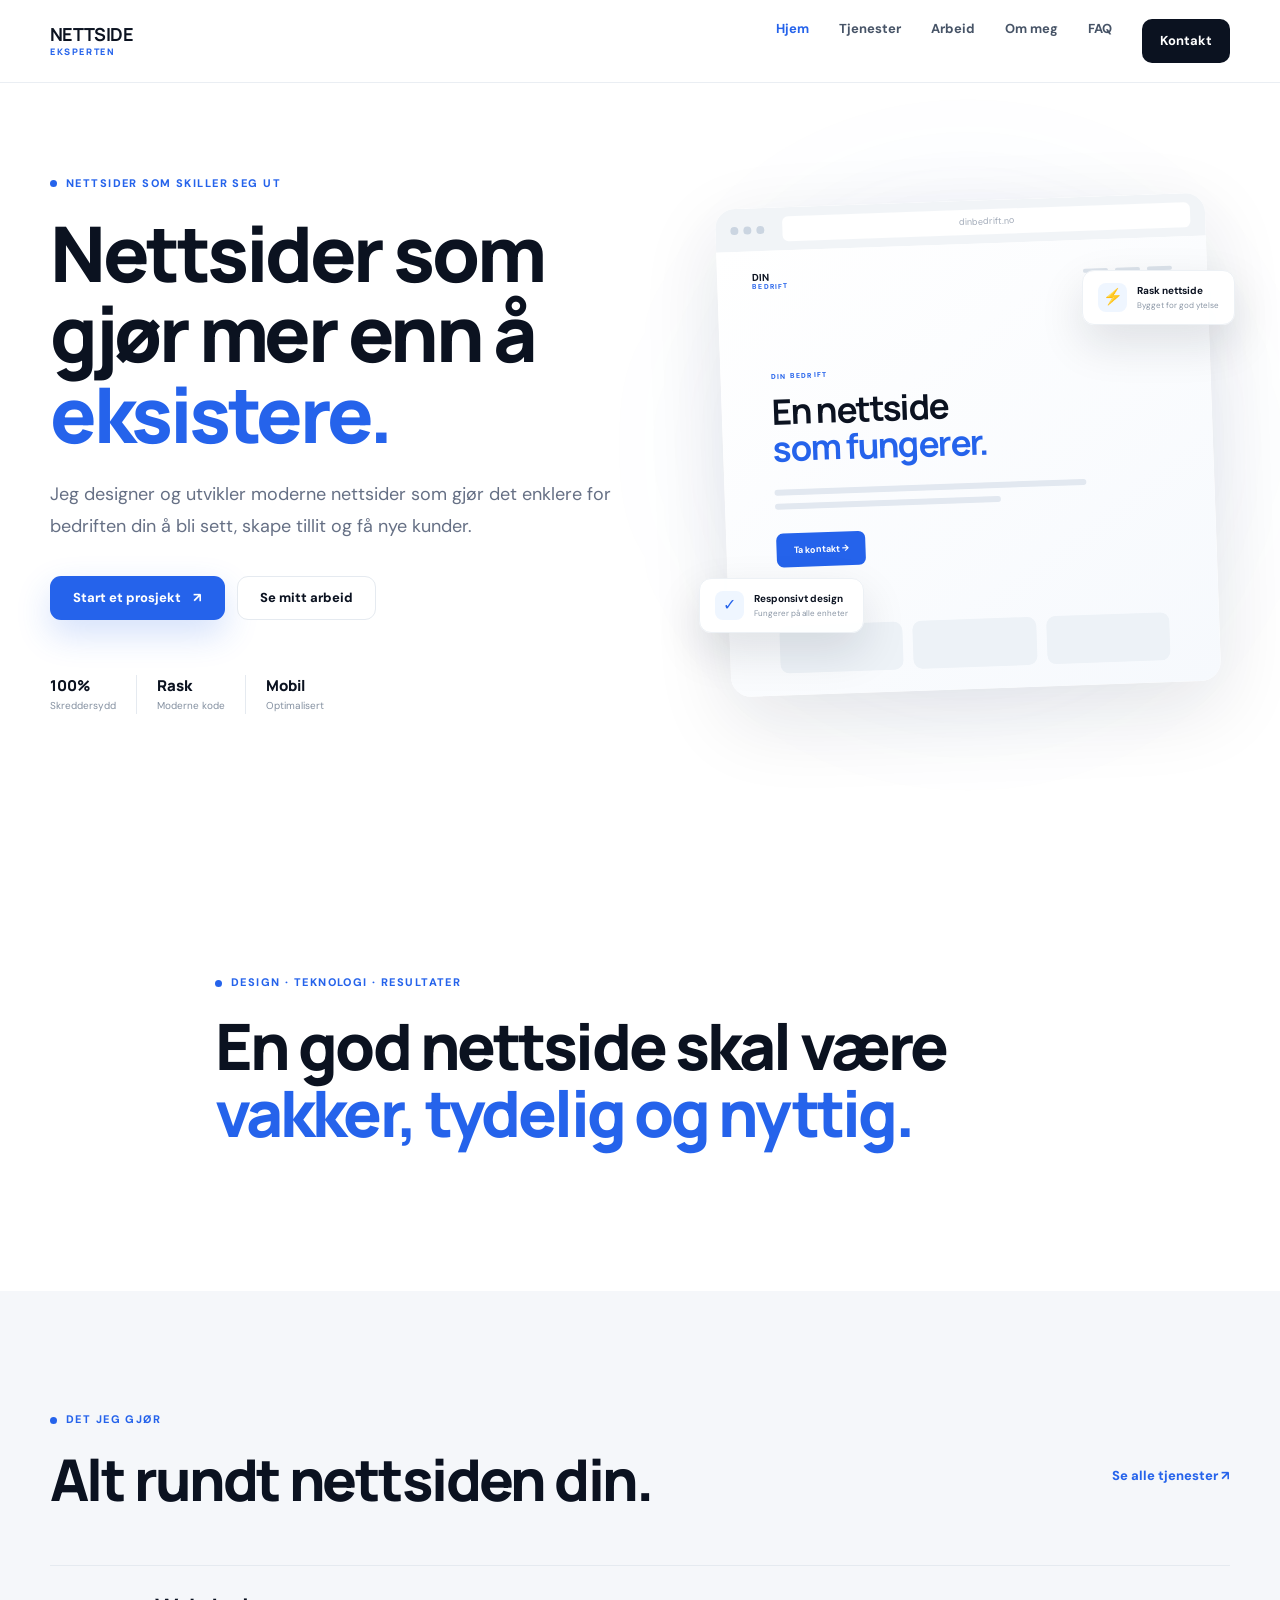
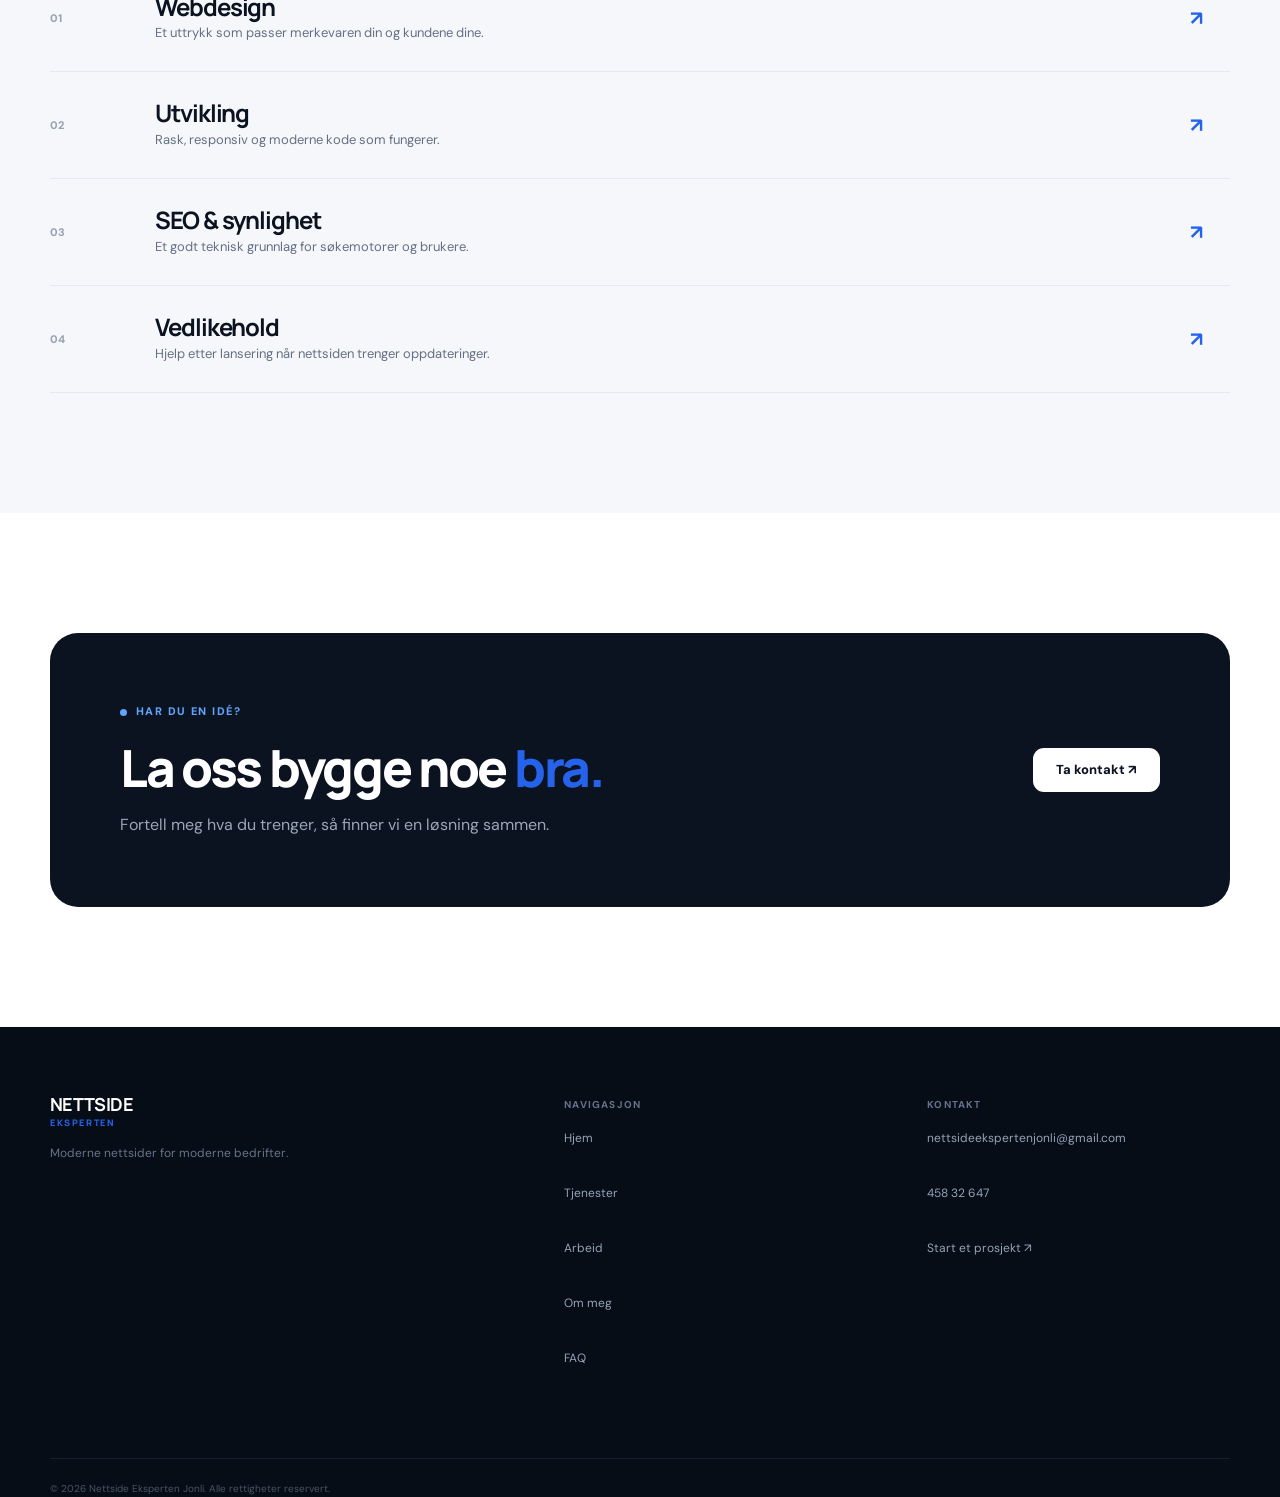
<file: index.html>
<!DOCTYPE html>
<html lang="no">
<head>
  <meta charset="UTF-8">
  <meta name="viewport" content="width=device-width, initial-scale=1.0">

  <meta
    name="description"
    content="Nettside Eksperten Jonli lager moderne, raske og profesjonelle nettsider for bedrifter."
  >

  <title>Nettside Eksperten | Moderne nettsider</title>

  <link rel="stylesheet" href="style.css">
</head>

<body>

  <div id="site-header"></div>

  <main>

    <!-- HERO -->
    <section class="hero home-hero">
      <div class="container hero-grid">

        <div class="hero-copy reveal">

          <p class="eyebrow">
            <span></span>
            NETTSIDER SOM SKILLER SEG UT
          </p>

          <h1>
            Nettsider som gjør mer enn å
            <em>eksistere.</em>
          </h1>

          <p class="lead">
            Jeg designer og utvikler moderne nettsider som gjør det
            enklere for bedriften din å bli sett, skape tillit og få
            nye kunder.
          </p>

          <div class="actions">
            <a class="btn btn-primary" href="kontakt.html">
              Start et prosjekt
              <span>↗</span>
            </a>

            <a class="btn btn-ghost" href="arbeid.html">
              Se mitt arbeid
            </a>
          </div>

          <div class="mini-stats">

            <div>
              <strong>100%</strong>
              <span>Skreddersydd</span>
            </div>

            <div>
              <strong>Rask</strong>
              <span>Moderne kode</span>
            </div>

            <div>
              <strong>Mobil</strong>
              <span>Optimalisert</span>
            </div>

          </div>

        </div>


        <div class="hero-showcase reveal">

          <div class="showcase-glow"></div>

          <div class="browser">

            <div class="browser-top">

              <div class="browser-dots">
                <i></i>
                <i></i>
                <i></i>
              </div>

              <span>dinbedrift.no</span>

            </div>


            <div class="mock-site">

              <div class="mock-nav">

                <b>
                  DIN
                  <br>
                  <small>BEDRIFT</small>
                </b>

                <div>
                  <i></i>
                  <i></i>
                  <i></i>
                </div>

              </div>


              <div class="mock-body">

                <p>DIN BEDRIFT</p>

                <h3>
                  En nettside
                  <br>
                  <strong>som fungerer.</strong>
                </h3>

                <div class="mock-lines">
                  <i></i>
                  <i></i>
                </div>

                <button>
                  Ta kontakt →
                </button>

              </div>


              <div class="mock-cards">
                <i></i>
                <i></i>
                <i></i>
              </div>

            </div>

          </div>


          <div class="float-card float-one">

            <span>✓</span>

            <div>
              <b>Responsivt design</b>
              <small>Fungerer på alle enheter</small>
            </div>

          </div>


          <div class="float-card float-two">

            <span>⚡</span>

            <div>
              <b>Rask nettside</b>
              <small>Bygget for god ytelse</small>
            </div>

          </div>

        </div>

      </div>
    </section>


    <!-- STATEMENT -->
    <section class="statement section">

      <div class="container narrow reveal">

        <p class="eyebrow">
          <span></span>
          DESIGN · TEKNOLOGI · RESULTATER
        </p>

        <h2>
          En god nettside skal være
          <em>vakker, tydelig og nyttig.</em>
        </h2>

      </div>

    </section>


    <!-- SERVICES -->
    <section class="section soft">

      <div class="container">

        <div class="section-head reveal">

          <div>

            <p class="eyebrow">
              <span></span>
              DET JEG GJØR
            </p>

            <h2>
              Alt rundt nettsiden din.
            </h2>

          </div>

          <a class="text-link" href="tjenester.html">
            Se alle tjenester ↗
          </a>

        </div>


        <div class="service-preview">

          <a href="tjenester.html" class="service-row reveal">

            <span>01</span>

            <div>
              <h3>Webdesign</h3>

              <p>
                Et uttrykk som passer merkevaren din og kundene dine.
              </p>
            </div>

            <b>↗</b>

          </a>


          <a href="tjenester.html" class="service-row reveal">

            <span>02</span>

            <div>
              <h3>Utvikling</h3>

              <p>
                Rask, responsiv og moderne kode som fungerer.
              </p>
            </div>

            <b>↗</b>

          </a>


          <a href="tjenester.html" class="service-row reveal">

            <span>03</span>

            <div>
              <h3>SEO & synlighet</h3>

              <p>
                Et godt teknisk grunnlag for søkemotorer og brukere.
              </p>
            </div>

            <b>↗</b>

          </a>


          <a href="tjenester.html" class="service-row reveal">

            <span>04</span>

            <div>
              <h3>Vedlikehold</h3>

              <p>
                Hjelp etter lansering når nettsiden trenger oppdateringer.
              </p>
            </div>

            <b>↗</b>

          </a>

        </div>

      </div>

    </section>


    <!-- CTA -->
    <section class="section">

      <div class="container cta-panel reveal">

        <div>

          <p class="eyebrow light">
            <span></span>
            HAR DU EN IDÉ?
          </p>

          <h2>
            La oss bygge noe
            <em>bra.</em>
          </h2>

          <p>
            Fortell meg hva du trenger, så finner vi en løsning sammen.
          </p>

        </div>

        <a class="btn btn-light" href="kontakt.html">
          Ta kontakt ↗
        </a>

      </div>

    </section>

  </main>


  <div id="site-footer"></div>

  <script src="script.js"></script>

</body>
</html>
</file>
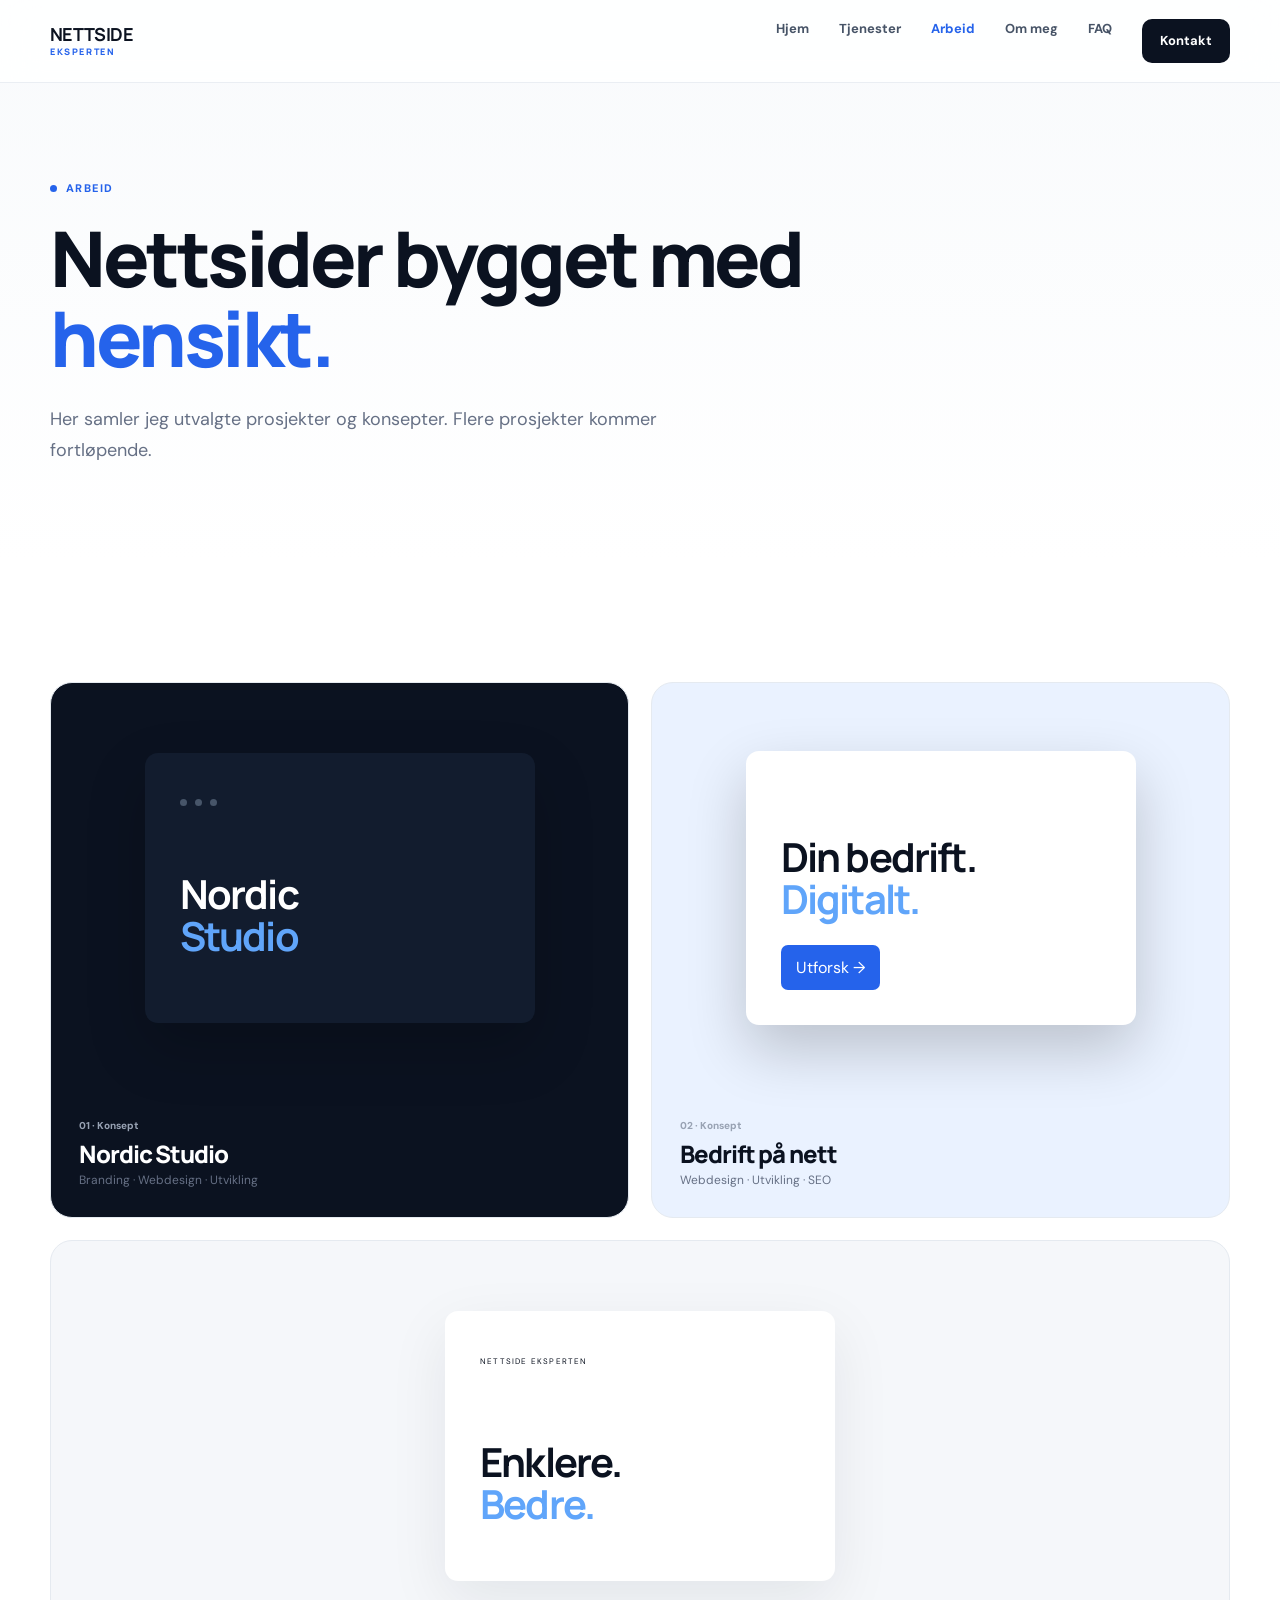
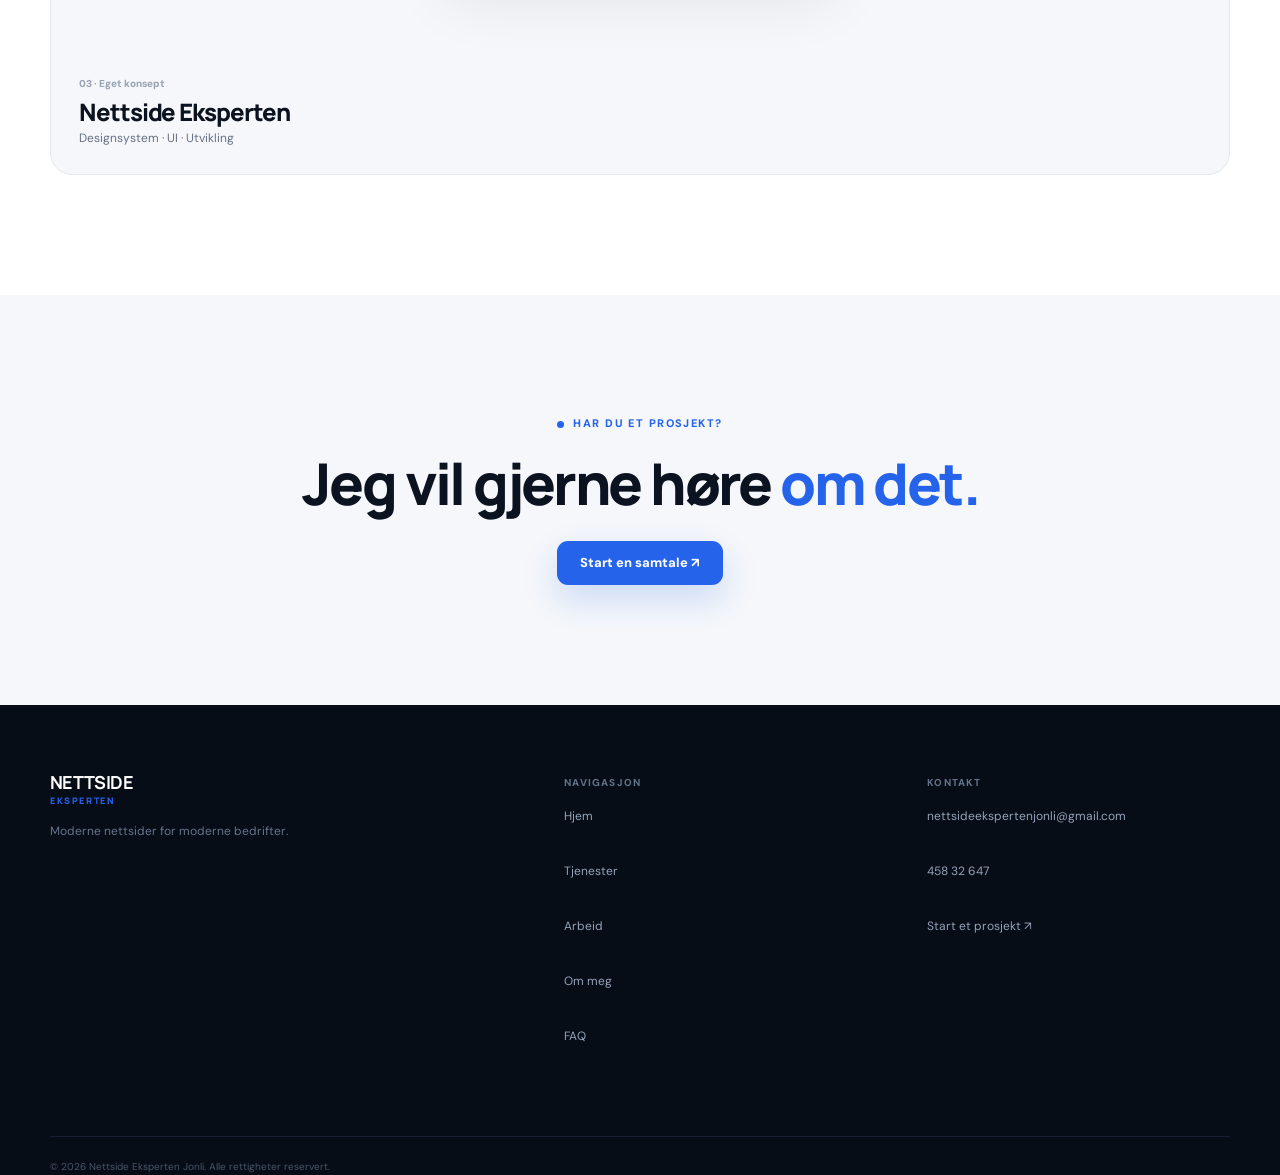
<file: arbeid.html>
<!DOCTYPE html>
<html lang="no">

<head>

  <meta charset="UTF-8">
  <meta name="viewport" content="width=device-width, initial-scale=1.0">

  <meta
    name="description"
    content="Se arbeid og nettsideprosjekter fra Nettside Eksperten Jonli."
  >

  <title>Arbeid | Nettside Eksperten</title>

  <link rel="stylesheet" href="style.css">

</head>


<body>

  <div id="site-header"></div>


  <main>

    <!-- HERO -->
    <section class="page-hero">

      <div class="container reveal">

        <p class="eyebrow">
          <span></span>
          ARBEID
        </p>

        <h1>
          Nettsider bygget med
          <em>hensikt.</em>
        </h1>

        <p class="lead">
          Her samler jeg utvalgte prosjekter og konsepter.
          Flere prosjekter kommer fortløpende.
        </p>

      </div>

    </section>


    <!-- PORTFOLIO -->
    <section class="section">

      <div class="container portfolio-grid">


        <article class="project project-dark reveal">

          <div class="project-art">

            <div class="project-window">

              <span></span>
              <span></span>
              <span></span>

              <h3>
                Nordic
                <br>
                <em>Studio</em>
              </h3>

              <div></div>

            </div>

          </div>


          <div class="project-info">

            <p>01 · Konsept</p>

            <h2>
              Nordic Studio
            </h2>

            <span>
              Branding · Webdesign · Utvikling
            </span>

          </div>

        </article>


        <article class="project project-blue reveal">

          <div class="project-art">

            <div class="project-window light">

              <h3>
                Din bedrift.
                <br>
                <em>Digitalt.</em>
              </h3>

              <button>
                Utforsk →
              </button>

            </div>

          </div>


          <div class="project-info">

            <p>02 · Konsept</p>

            <h2>
              Bedrift på nett
            </h2>

            <span>
              Webdesign · Utvikling · SEO
            </span>

          </div>

        </article>


        <article class="project project-light reveal">

          <div class="project-art">

            <div class="project-window minimal">

              <small>
                NETTSIDE EKSPERTEN
              </small>

              <h3>
                Enklere.
                <br>
                <em>Bedre.</em>
              </h3>

            </div>

          </div>


          <div class="project-info">

            <p>03 · Eget konsept</p>

            <h2>
              Nettside Eksperten
            </h2>

            <span>
              Designsystem · UI · Utvikling
            </span>

          </div>

        </article>


      </div>

    </section>


    <!-- CTA -->
    <section class="section soft">

      <div class="container centered reveal">

        <p class="eyebrow">
          <span></span>
          HAR DU ET PROSJEKT?
        </p>

        <h2>
          Jeg vil gjerne høre
          <em>om det.</em>
        </h2>

        <a class="btn btn-primary" href="kontakt.html">
          Start en samtale ↗
        </a>

      </div>

    </section>

  </main>


  <div id="site-footer"></div>

  <script src="script.js"></script>

</body>
</html>
</file>
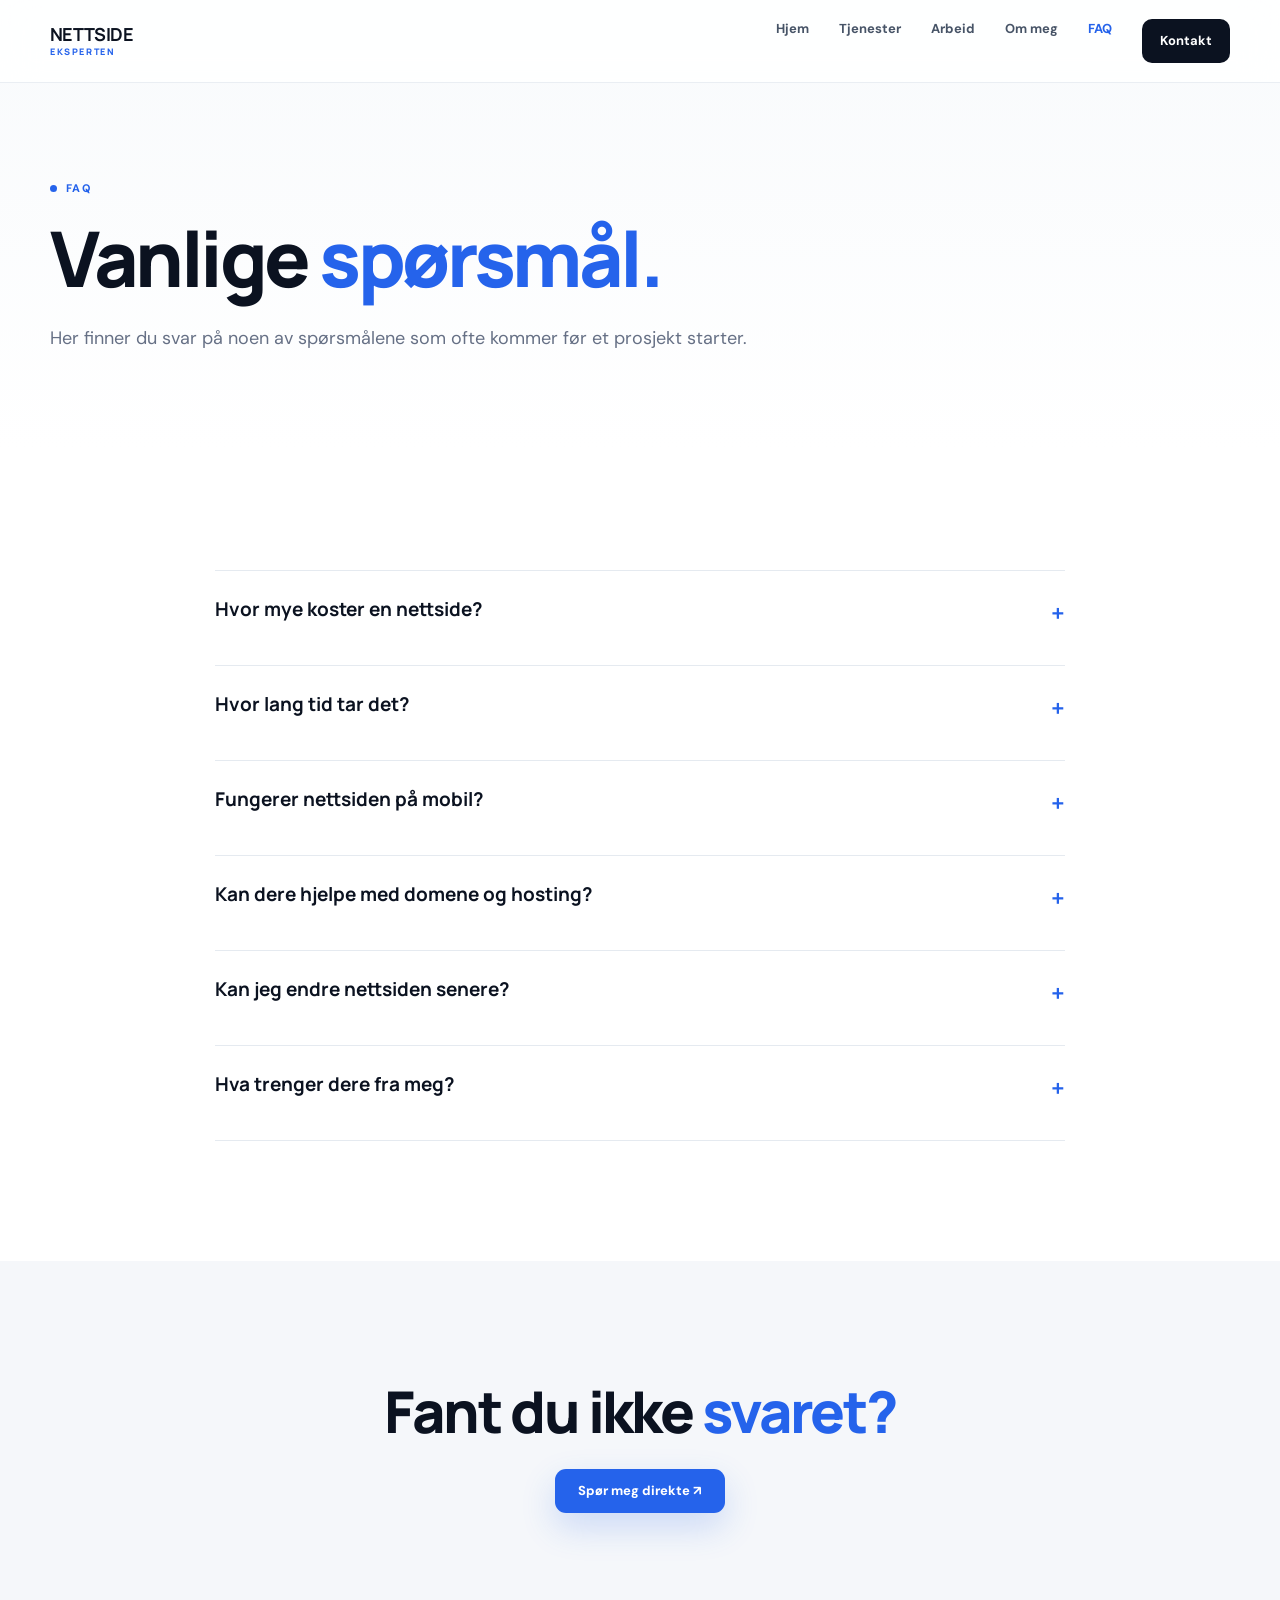
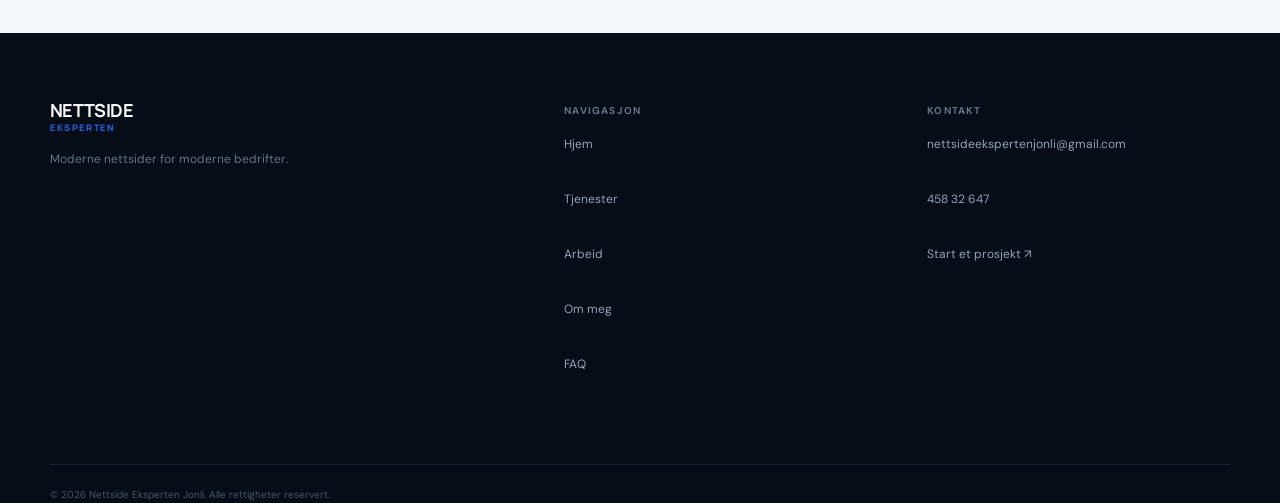
<file: faq.html>
<!DOCTYPE html>
<html lang="no">

<head>

  <meta charset="UTF-8">
  <meta name="viewport" content="width=device-width, initial-scale=1.0">

  <meta
    name="description"
    content="Ofte stilte spørsmål om nettsider, priser, prosess og levering."
  >

  <title>FAQ | Nettside Eksperten</title>

  <link rel="stylesheet" href="style.css">

</head>


<body>

  <div id="site-header"></div>


  <main>

    <!-- HERO -->
    <section class="page-hero">

      <div class="container reveal">

        <p class="eyebrow">
          <span></span>
          FAQ
        </p>

        <h1>
          Vanlige
          <em>spørsmål.</em>
        </h1>

        <p class="lead">
          Her finner du svar på noen av spørsmålene som ofte
          kommer før et prosjekt starter.
        </p>

      </div>

    </section>


    <!-- FAQ -->
    <section class="section">

      <div class="container faq-list">


        <details class="reveal">

          <summary>
            Hvor mye koster en nettside?
            <span>+</span>
          </summary>

          <p>
            Prisen avhenger av størrelse, funksjoner, design og
            hvor mye innhold som skal produseres. Ta kontakt, så
            kan vi snakke om behovet ditt før du får et konkret tilbud.
          </p>

        </details>


        <details class="reveal">

          <summary>
            Hvor lang tid tar det?
            <span>+</span>
          </summary>

          <p>
            Det varierer fra prosjekt til prosjekt. En enkel
            bedriftsside kan gå raskere enn en større løsning
            med mange sider og funksjoner.
          </p>

        </details>


        <details class="reveal">

          <summary>
            Fungerer nettsiden på mobil?
            <span>+</span>
          </summary>

          <p>
            Ja. Responsivt design er en grunnleggende del av
            hvordan nettsidene bygges.
          </p>

        </details>


        <details class="reveal">

          <summary>
            Kan dere hjelpe med domene og hosting?
            <span>+</span>
          </summary>

          <p>
            Vi kan gå gjennom hva du allerede har og hva som
            eventuelt mangler, slik at nettsiden kan publiseres
            på riktig måte.
          </p>

        </details>


        <details class="reveal">

          <summary>
            Kan jeg endre nettsiden senere?
            <span>+</span>
          </summary>

          <p>
            Ja. Nettsiden kan videreutvikles og oppdateres
            etter lansering.
          </p>

        </details>


        <details class="reveal">

          <summary>
            Hva trenger dere fra meg?
            <span>+</span>
          </summary>

          <p>
            Vanligvis starter vi med en samtale om bedriften,
            målgruppen, innholdet og hva nettsiden skal oppnå.
            Derfra finner vi ut hva som trengs.
          </p>

        </details>


      </div>

    </section>


    <!-- CTA -->
    <section class="section soft">

      <div class="container centered reveal">

        <h2>
          Fant du ikke
          <em>svaret?</em>
        </h2>

        <a class="btn btn-primary" href="kontakt.html">
          Spør meg direkte ↗
        </a>

      </div>

    </section>

  </main>


  <div id="site-footer"></div>

  <script src="script.js"></script>

</body>
</html>
</file>
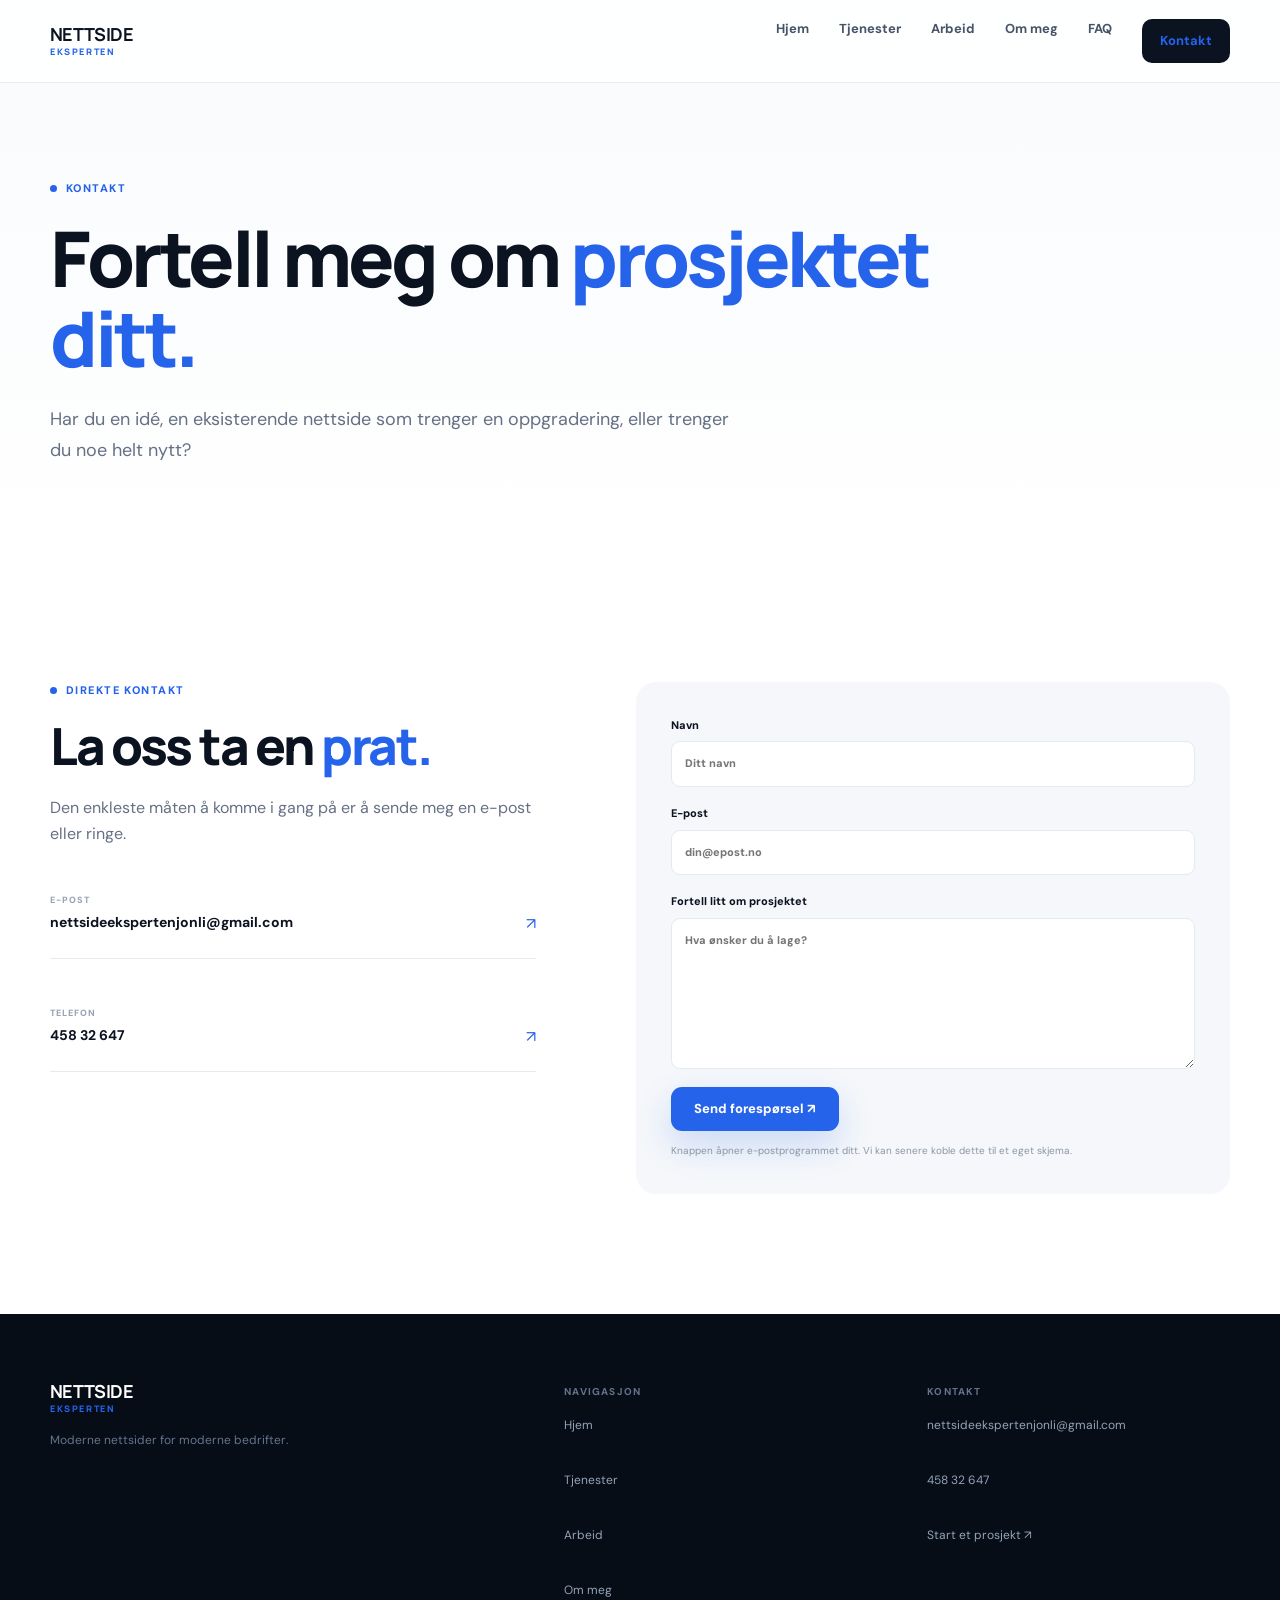
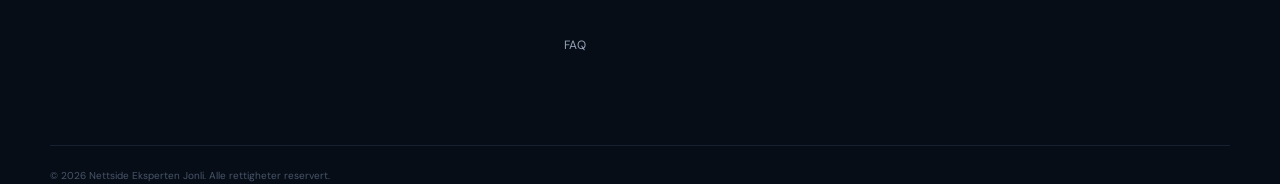
<file: kontakt.html>
<!DOCTYPE html>
<html lang="no">

<head>

  <meta charset="UTF-8">
  <meta name="viewport" content="width=device-width, initial-scale=1.0">

  <meta
    name="description"
    content="Kontakt Nettside Eksperten Jonli for en ny nettside."
  >

  <title>Kontakt | Nettside Eksperten</title>

  <link rel="stylesheet" href="style.css">

</head>


<body>

  <div id="site-header"></div>


  <main>

    <!-- HERO -->
    <section class="page-hero">

      <div class="container reveal">

        <p class="eyebrow">
          <span></span>
          KONTAKT
        </p>

        <h1>
          Fortell meg om
          <em>prosjektet ditt.</em>
        </h1>

        <p class="lead">
          Har du en idé, en eksisterende nettside som trenger
          en oppgradering, eller trenger du noe helt nytt?
        </p>

      </div>

    </section>


    <!-- CONTACT -->
    <section class="section">

      <div class="container contact-grid">


        <div class="contact-info reveal">

          <p class="eyebrow">
            <span></span>
            DIREKTE KONTAKT
          </p>

          <h2>
            La oss ta en
            <em>prat.</em>
          </h2>

          <p>
            Den enkleste måten å komme i gang på er å sende
            meg en e-post eller ringe.
          </p>


          <a
            class="contact-detail"
            href="mailto:nettsideekspertenjonli@gmail.com"
          >

            <small>
              E-POST
            </small>

            <b>
              nettsideekspertenjonli@gmail.com
            </b>

            ↗

          </a>


          <a
            class="contact-detail"
            href="tel:+4745832647"
          >

            <small>
              TELEFON
            </small>

            <b>
              458 32 647
            </b>

            ↗

          </a>

        </div>


        <form
          class="contact-form reveal"
          action="mailto:nettsideekspertenjonli@gmail.com"
          method="post"
          enctype="text/plain"
        >

          <label>

            Navn

            <input
              name="Navn"
              type="text"
              placeholder="Ditt navn"
              required
            >

          </label>


          <label>

            E-post

            <input
              name="E-post"
              type="email"
              placeholder="din@epost.no"
              required
            >

          </label>


          <label>

            Fortell litt om prosjektet

            <textarea
              name="Melding"
              rows="7"
              placeholder="Hva ønsker du å lage?"
              required
            ></textarea>

          </label>


          <button
            class="btn btn-primary"
            type="submit"
          >
            Send forespørsel ↗
          </button>


          <p class="form-note">
            Knappen åpner e-postprogrammet ditt.
            Vi kan senere koble dette til et eget skjema.
          </p>

        </form>

      </div>

    </section>

  </main>


  <div id="site-footer"></div>

  <script src="script.js"></script>

</body>
</html>
</file>
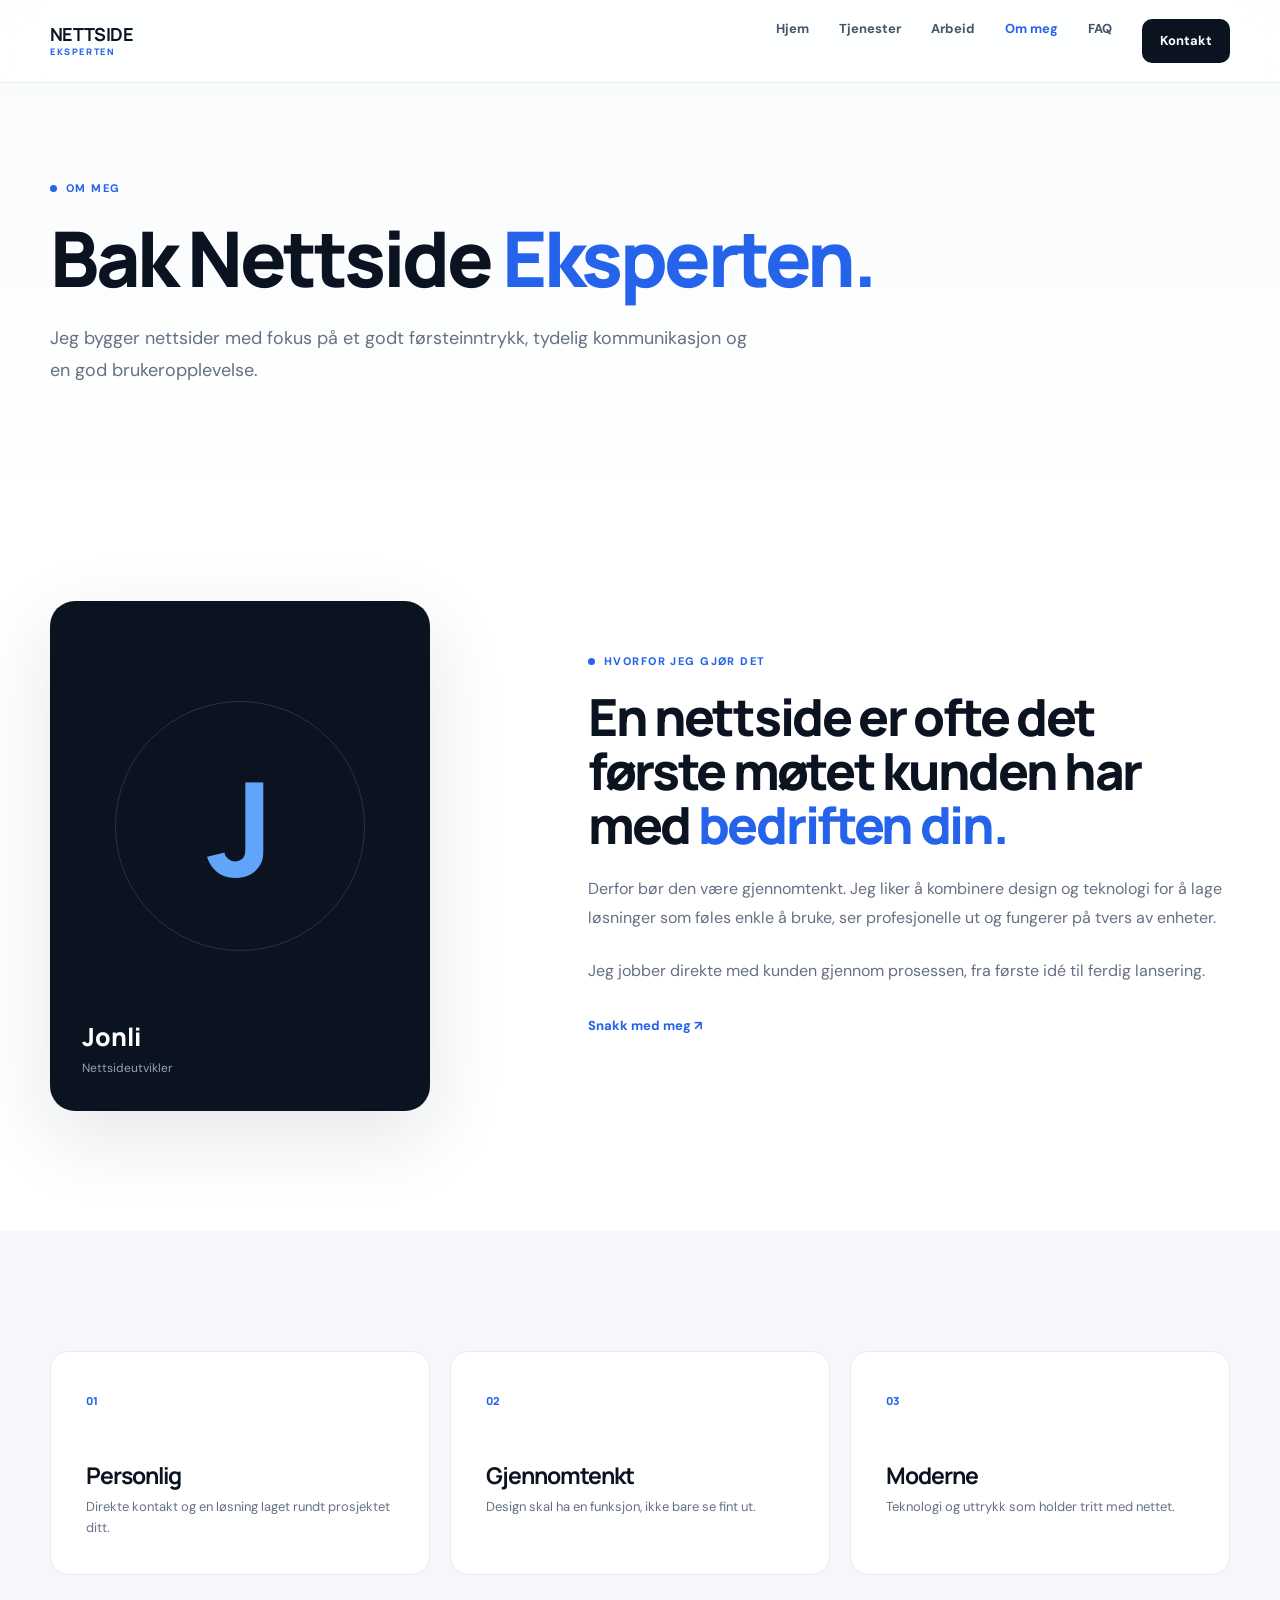
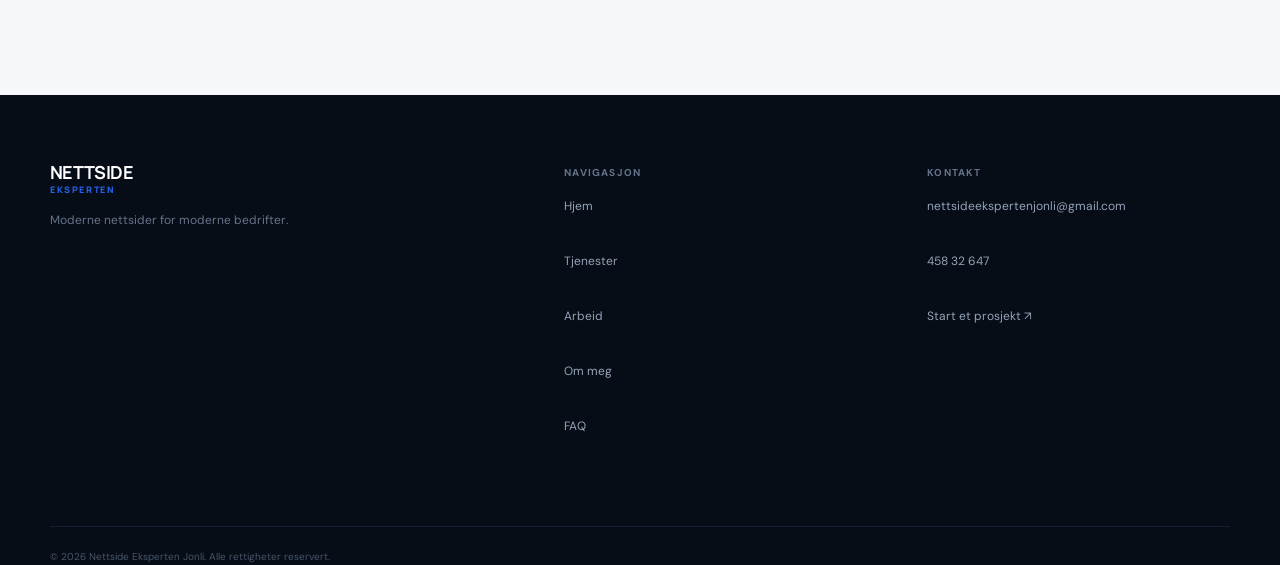
<file: om.html>
<!DOCTYPE html>
<html lang="no">

<head>

  <meta charset="UTF-8">
  <meta name="viewport" content="width=device-width, initial-scale=1.0">

  <meta
    name="description"
    content="Om Jonli og Nettside Eksperten."
  >

  <title>Om meg | Nettside Eksperten</title>

  <link rel="stylesheet" href="style.css">

</head>


<body>

  <div id="site-header"></div>


  <main>

    <!-- HERO -->
    <section class="page-hero">

      <div class="container reveal">

        <p class="eyebrow">
          <span></span>
          OM MEG
        </p>

        <h1>
          Bak Nettside
          <em>Eksperten.</em>
        </h1>

        <p class="lead">
          Jeg bygger nettsider med fokus på et godt førsteinntrykk,
          tydelig kommunikasjon og en god brukeropplevelse.
        </p>

      </div>

    </section>


    <!-- ABOUT -->
    <section class="section">

      <div class="container about-layout">


        <div class="portrait-card reveal">

          <div class="portrait-letter">
            J
          </div>

          <div>

            <b>
              Jonli
            </b>

            <span>
              Nettsideutvikler
            </span>

          </div>

        </div>


        <div class="about-text reveal">

          <p class="eyebrow">
            <span></span>
            HVORFOR JEG GJØR DET
          </p>

          <h2>
            En nettside er ofte det første møtet kunden har med
            <em>bedriften din.</em>
          </h2>

          <p>
            Derfor bør den være gjennomtenkt. Jeg liker å kombinere
            design og teknologi for å lage løsninger som føles enkle
            å bruke, ser profesjonelle ut og fungerer på tvers av enheter.
          </p>

          <p>
            Jeg jobber direkte med kunden gjennom prosessen,
            fra første idé til ferdig lansering.
          </p>

          <a class="text-link" href="kontakt.html">
            Snakk med meg ↗
          </a>

        </div>

      </div>

    </section>


    <!-- VALUES -->
    <section class="section soft">

      <div class="container values">


        <div class="reveal">

          <span>01</span>

          <h3>
            Personlig
          </h3>

          <p>
            Direkte kontakt og en løsning laget rundt prosjektet ditt.
          </p>

        </div>


        <div class="reveal">

          <span>02</span>

          <h3>
            Gjennomtenkt
          </h3>

          <p>
            Design skal ha en funksjon, ikke bare se fint ut.
          </p>

        </div>


        <div class="reveal">

          <span>03</span>

          <h3>
            Moderne
          </h3>

          <p>
            Teknologi og uttrykk som holder tritt med nettet.
          </p>

        </div>


      </div>

    </section>

  </main>


  <div id="site-footer"></div>

  <script src="script.js"></script>

</body>
</html>
</file>
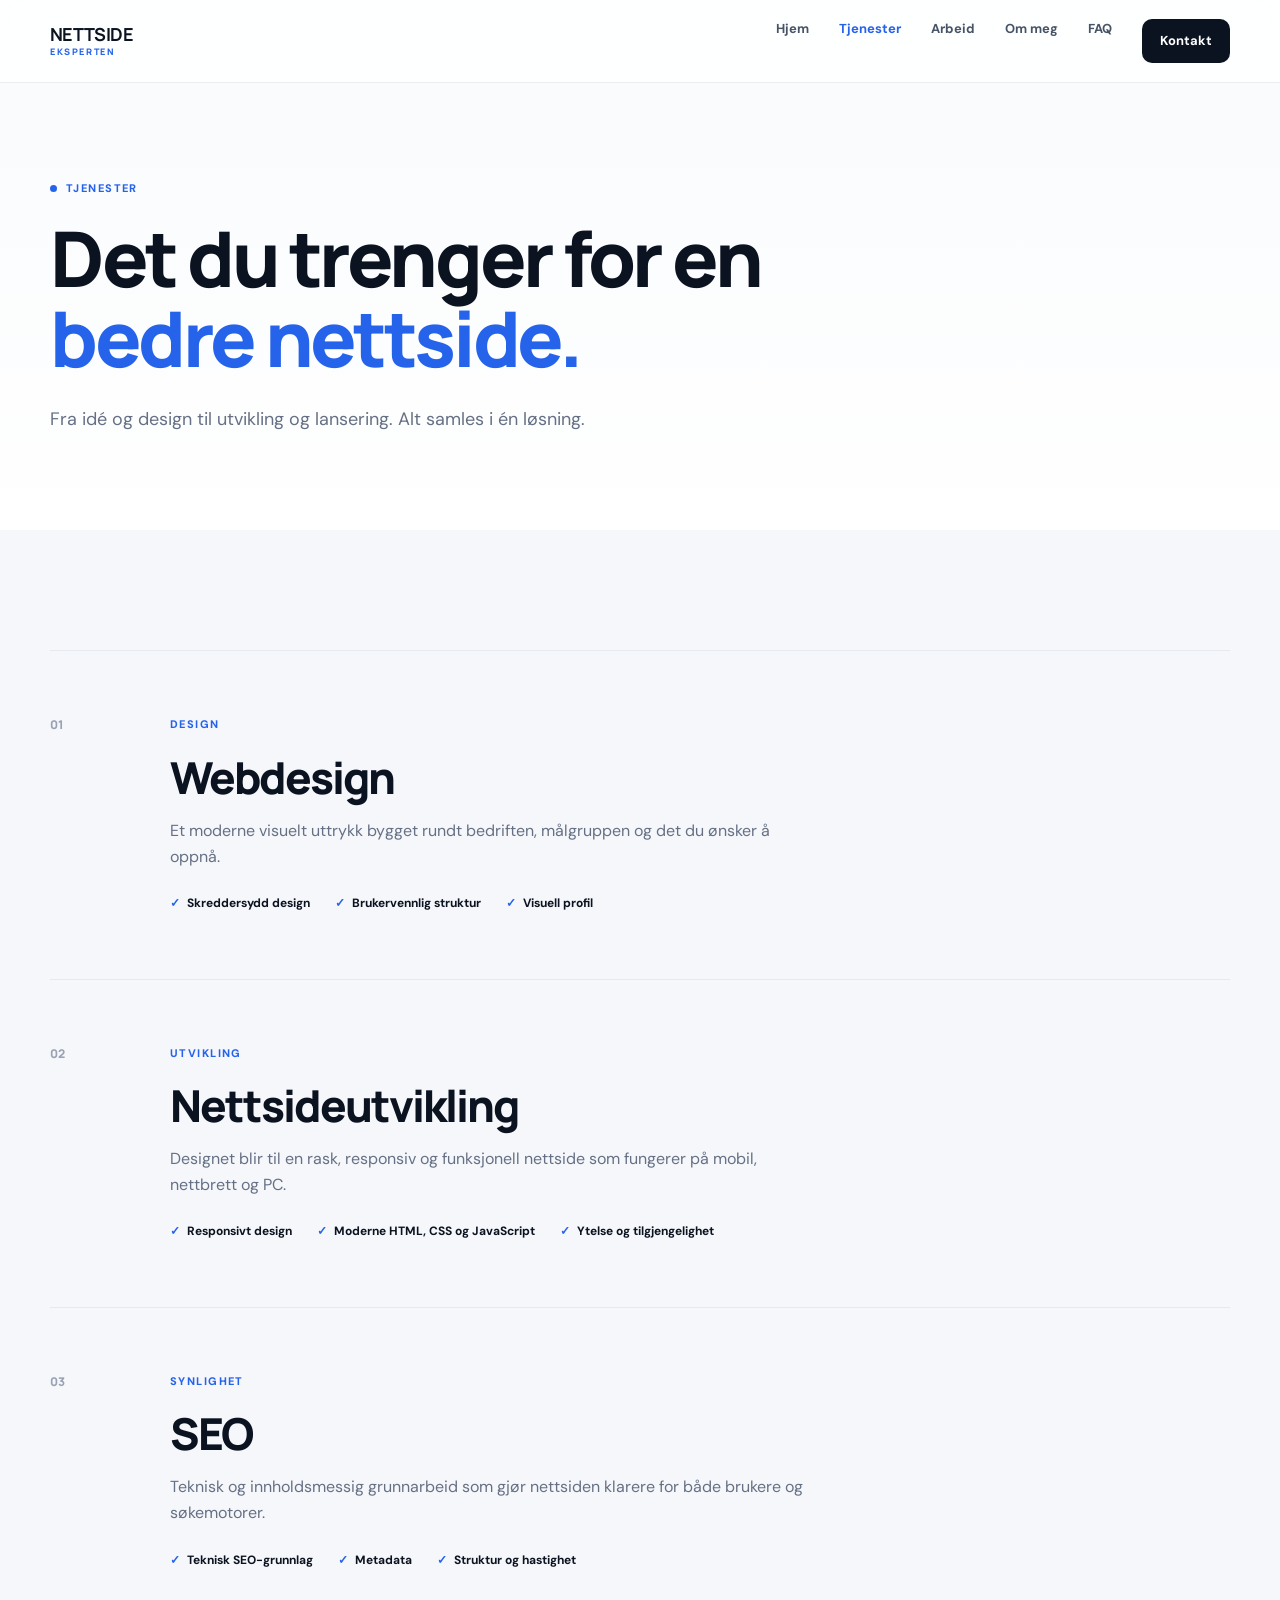
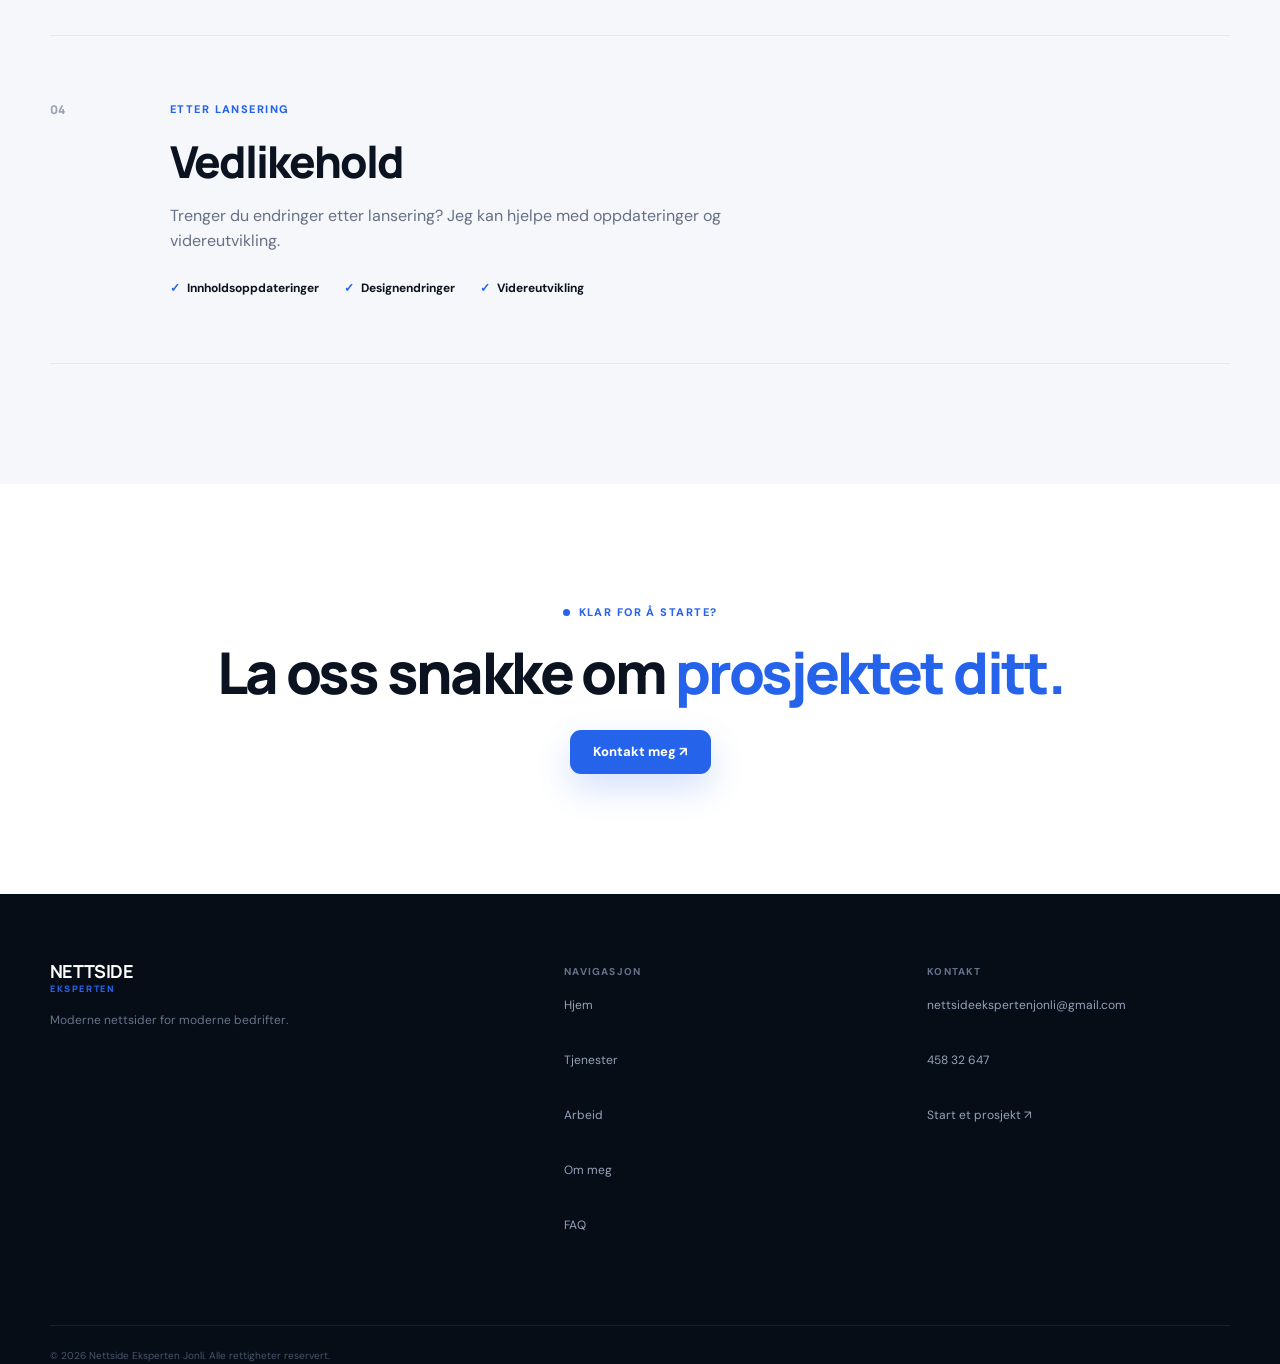
<file: tjenester.html>
<!DOCTYPE html>
<html lang="no">

<head>

  <meta charset="UTF-8">
  <meta name="viewport" content="width=device-width, initial-scale=1.0">

  <meta
    name="description"
    content="Tjenester fra Nettside Eksperten Jonli: webdesign, utvikling, SEO og vedlikehold."
  >

  <title>Tjenester | Nettside Eksperten</title>

  <link rel="stylesheet" href="style.css">

</head>


<body>

  <div id="site-header"></div>


  <main>

    <!-- PAGE HERO -->
    <section class="page-hero">

      <div class="container reveal">

        <p class="eyebrow">
          <span></span>
          TJENESTER
        </p>

        <h1>
          Det du trenger for en
          <em>bedre nettside.</em>
        </h1>

        <p class="lead">
          Fra idé og design til utvikling og lansering.
          Alt samles i én løsning.
        </p>

      </div>

    </section>


    <!-- SERVICES -->
    <section class="section soft">

      <div class="container">

        <div class="big-services">


          <article class="big-service reveal">

            <span>01</span>

            <div>

              <p class="eyebrow">
                DESIGN
              </p>

              <h2>
                Webdesign
              </h2>

              <p>
                Et moderne visuelt uttrykk bygget rundt bedriften,
                målgruppen og det du ønsker å oppnå.
              </p>

              <ul>
                <li>Skreddersydd design</li>
                <li>Brukervennlig struktur</li>
                <li>Visuell profil</li>
              </ul>

            </div>

          </article>


          <article class="big-service reveal">

            <span>02</span>

            <div>

              <p class="eyebrow">
                UTVIKLING
              </p>

              <h2>
                Nettsideutvikling
              </h2>

              <p>
                Designet blir til en rask, responsiv og funksjonell
                nettside som fungerer på mobil, nettbrett og PC.
              </p>

              <ul>
                <li>Responsivt design</li>
                <li>Moderne HTML, CSS og JavaScript</li>
                <li>Ytelse og tilgjengelighet</li>
              </ul>

            </div>

          </article>


          <article class="big-service reveal">

            <span>03</span>

            <div>

              <p class="eyebrow">
                SYNLIGHET
              </p>

              <h2>
                SEO
              </h2>

              <p>
                Teknisk og innholdsmessig grunnarbeid som gjør
                nettsiden klarere for både brukere og søkemotorer.
              </p>

              <ul>
                <li>Teknisk SEO-grunnlag</li>
                <li>Metadata</li>
                <li>Struktur og hastighet</li>
              </ul>

            </div>

          </article>


          <article class="big-service reveal">

            <span>04</span>

            <div>

              <p class="eyebrow">
                ETTER LANSERING
              </p>

              <h2>
                Vedlikehold
              </h2>

              <p>
                Trenger du endringer etter lansering?
                Jeg kan hjelpe med oppdateringer og videreutvikling.
              </p>

              <ul>
                <li>Innholdsoppdateringer</li>
                <li>Designendringer</li>
                <li>Videreutvikling</li>
              </ul>

            </div>

          </article>


        </div>

      </div>

    </section>


    <!-- CTA -->
    <section class="section">

      <div class="container centered reveal">

        <p class="eyebrow">
          <span></span>
          KLAR FOR Å STARTE?
        </p>

        <h2>
          La oss snakke om
          <em>prosjektet ditt.</em>
        </h2>

        <a class="btn btn-primary" href="kontakt.html">
          Kontakt meg ↗
        </a>

      </div>

    </section>

  </main>


  <div id="site-footer"></div>

  <script src="script.js"></script>

</body>
</html>
</file>
<file: style.css>
@import url('https://fonts.googleapis.com/css2?family=DM+Sans:wght@400;500;600;700&family=Manrope:wght@500;600;700;800&display=swap');


/* =========================================================
   VARIABLES
   ========================================================= */

:root {

  --ink: #0b1220;

  --muted: #667085;

  --blue: #2563eb;

  --blue2: #60a5fa;

  --soft: #f5f7fa;

  --line: #e5eaf0;

  --white: #ffffff;

  --radius: 22px;

  --shadow:
    0 25px 80px rgba(15, 23, 42, 0.11);

}


/* =========================================================
   RESET
   ========================================================= */

* {

  box-sizing: border-box;

  margin: 0;

  padding: 0;

}


html {

  scroll-behavior: smooth;

}


body {

  font-family:
    "DM Sans",
    sans-serif;

  color: var(--ink);

  background:
    var(--white);

  line-height: 1.6;

  overflow-x: hidden;

}


a {

  text-decoration: none;

  color: inherit;

}


button,
input,
textarea {

  font: inherit;

}


/* =========================================================
   CONTAINER
   ========================================================= */

.container {

  width:
    min(
      1180px,
      calc(100% - 40px)
    );

  margin:
    0 auto;

}


/* =========================================================
   HEADER
   ========================================================= */

.site-header {

  position: fixed;

  z-index: 1000;

  top: 0;

  left: 0;

  right: 0;

  background:
    rgba(
      255,
      255,
      255,
      0.86
    );

  backdrop-filter:
    blur(18px);

  border-bottom:
    1px solid
    rgba(
      229,
      234,
      240,
      0.8
    );

}


.nav {

  height: 82px;

  display: flex;

  align-items: center;

  justify-content:
    space-between;

}


/* =========================================================
   LOGO
   ========================================================= */

.logo {

  font-family:
    Manrope,
    sans-serif;

  font-weight: 800;

  line-height: 0.85;

  letter-spacing: -0.04em;

}


.logo b {

  font-size: 18px;

  display: block;

}


.logo small {

  display: block;

  color:
    var(--blue);

  font-size: 9px;

  letter-spacing: 0.18em;

  margin-top: 6px;

}


/* =========================================================
   NAVIGATION
   ========================================================= */

.nav-links {

  display: flex;

  align-items: center;

  gap: 30px;

}


.nav-links a {

  font-size: 13px;

  font-weight: 700;

  color: #475467;

  transition:
    0.2s;

}


.nav-links a:hover,
.nav-links a.active {

  color:
    var(--blue);

}


.nav-links .nav-cta {

  background:
    var(--ink);

  color:
    #fff;

  padding:
    12px 18px;

  border-radius:
    10px;

}


.nav-links .nav-cta:hover {

  background:
    var(--blue);

  color:
    #fff;

}


/* =========================================================
   MOBILE MENU
   ========================================================= */

.menu {

  display: none;

  border: 0;

  background: none;

  width: 42px;

  height: 42px;

}


.menu i {

  display: block;

  width: 22px;

  height: 2px;

  background:
    var(--ink);

  margin:
    5px auto;

}


/* =========================================================
   HERO
   ========================================================= */

.hero {

  padding:
    175px 0 115px;

  min-height:
    820px;

  display: flex;

  align-items: center;

}


.hero-grid {

  display: grid;

  grid-template-columns:
    1fr 0.9fr;

  gap: 75px;

  align-items: center;

}


.eyebrow {

  display: flex;

  align-items: center;

  gap: 9px;

  color:
    var(--blue);

  font-size: 11px;

  font-weight: 800;

  letter-spacing: 0.13em;

  margin-bottom: 20px;

}


.eyebrow span {

  width: 7px;

  height: 7px;

  border-radius: 50%;

  background:
    var(--blue);

  display: block;

}


h1,
h2,
h3 {

  font-family:
    Manrope,
    sans-serif;

  letter-spacing:
    -0.045em;

  line-height:
    1.05;

}


h1 {

  font-size:
    clamp(
      48px,
      6vw,
      78px
    );

  font-weight:
    800;

}


h2 {

  font-size:
    clamp(
      38px,
      4.5vw,
      60px
    );

  font-weight:
    800;

}


em {

  font-style:
    normal;

  color:
    var(--blue);

}


.lead {

  font-size:
    18px;

  color:
    var(--muted);

  max-width:
    620px;

  margin-top:
    25px;

  line-height:
    1.75;

}


/* =========================================================
   BUTTONS
   ========================================================= */

.actions {

  display: flex;

  gap: 12px;

  margin-top:
    34px;

}


.btn {

  min-height:
    52px;

  padding:
    0 22px;

  border-radius:
    11px;

  display:
    inline-flex;

  align-items:
    center;

  justify-content:
    center;

  gap: 12px;

  font-size:
    13px;

  font-weight:
    800;

  border:
    1px solid
    transparent;

  transition:
    0.22s;

}


.btn:hover {

  transform:
    translateY(-2px);

}


.btn-primary {

  background:
    var(--blue);

  color:
    #fff;

  box-shadow:
    0 14px 35px
    rgba(
      37,
      99,
      235,
      0.2
    );

}


.btn-primary:hover {

  background:
    #1d4ed8;

}


.btn-ghost {

  border-color:
    var(--line);

  background:
    #fff;

}


.btn-light {

  background:
    #fff;

  color:
    var(--ink);

}


/* =========================================================
   MINI STATS
   ========================================================= */

.mini-stats {

  display: flex;

  gap: 20px;

  margin-top:
    55px;

}


.mini-stats div {

  display: flex;

  flex-direction:
    column;

  padding-right:
    20px;

  border-right:
    1px solid
    var(--line);

}


.mini-stats div:last-child {

  border:
    0;

}


.mini-stats strong {

  font:
    800 15px
    Manrope;

}


.mini-stats span {

  font-size:
    10px;

  color:
    #8490a0;

  margin-top:
    2px;

}


/* =========================================================
   HERO MOCKUP
   ========================================================= */

.hero-showcase {

  position:
    relative;

  min-height:
    520px;

  display:
    flex;

  align-items:
    center;

  justify-content:
    center;

}


.showcase-glow {

  position:
    absolute;

  width:
    430px;

  height:
    430px;

  border-radius:
    50%;

  background:
    rgba(
      37,
      99,
      235,
      0.09
    );

  filter:
    blur(75px);

}


.browser {

  position:
    relative;

  z-index:
    2;

  width:
    490px;

  border-radius:
    20px;

  overflow:
    hidden;

  background:
    #fff;

  box-shadow:
    var(--shadow);

  transform:
    rotate(-2deg);

}


.browser-top {

  height:
    43px;

  background:
    #f1f4f7;

  display:
    flex;

  align-items:
    center;

  gap:
    18px;

  padding:
    0 15px;

  color:
    #a1aab8;

  font-size:
    9px;

}


.browser-dots {

  display:
    flex;

  gap:
    5px;

}


.browser-dots i {

  width:
    8px;

  height:
    8px;

  border-radius:
    50%;

  background:
    #cbd5e1;

}


.browser-top > span {

  background:
    #fff;

  border-radius:
    6px;

  text-align:
    center;

  padding:
    5px;

  flex:
    1;

}


.mock-site {

  min-height:
    410px;

  background:
    linear-gradient(
      145deg,
      #fff,
      #f6f9fd
    );

  padding-bottom:
    22px;

}


.mock-nav {

  height:
    62px;

  display:
    flex;

  align-items:
    center;

  justify-content:
    space-between;

  padding:
    0 35px;

}


.mock-nav b {

  font-size:
    10px;

  line-height:
    0.8;

}


.mock-nav small {

  font-size:
    7px;

  color:
    var(--blue);

  letter-spacing:
    0.15em;

}


.mock-nav div {

  display:
    flex;

  gap:
    7px;

}


.mock-nav i {

  width:
    25px;

  height:
    4px;

  border-radius:
    4px;

  background:
    #dce3eb;

}


.mock-body {

  padding:
    58px 50px;

}


.mock-body > p {

  font-size:
    7px;

  font-weight:
    800;

  letter-spacing:
    0.18em;

  color:
    var(--blue);

}


.mock-body h3 {

  font-size:
    35px;

  margin-top:
    12px;

}


.mock-body h3 strong {

  color:
    var(--blue);

}


.mock-lines i {

  display:
    block;

  width:
    80%;

  height:
    6px;

  background:
    #e2e8f0;

  border-radius:
    5px;

  margin-top:
    22px;

}


.mock-lines i + i {

  width:
    58%;

  margin-top:
    8px;

}


.mock-body button {

  border:
    0;

  background:
    var(--blue);

  color:
    #fff;

  border-radius:
    7px;

  padding:
    10px 17px;

  margin-top:
    24px;

  font-size:
    9px;

  font-weight:
    800;

}


.mock-cards {

  display:
    flex;

  gap:
    10px;

  padding:
    0 50px;

}


.mock-cards i {

  height:
    48px;

  flex:
    1;

  background:
    #edf2f7;

  border-radius:
    9px;

}


/* =========================================================
   FLOATING CARDS
   ========================================================= */

.float-card {

  position:
    absolute;

  z-index:
    4;

  background:
    rgba(
      255,
      255,
      255,
      0.97
    );

  border:
    1px solid
    #edf1f5;

  box-shadow:
    0 18px 45px
    rgba(
      15,
      23,
      42,
      0.12
    );

  padding:
    12px 15px;

  border-radius:
    12px;

  display:
    flex;

  gap:
    10px;

  align-items:
    center;

}


.float-card > span {

  width:
    29px;

  height:
    29px;

  border-radius:
    8px;

  background:
    #eff6ff;

  color:
    var(--blue);

  display:
    grid;

  place-items:
    center;

}


.float-card b {

  display:
    block;

  font-size:
    10px;

}


.float-card small {

  display:
    block;

  color:
    #8a96a5;

  font-size:
    8px;

}


.float-one {

  left:
    -8px;

  bottom:
    72px;

}


.float-two {

  right:
    -5px;

  top:
    85px;

}


/* =========================================================
   SECTIONS
   ========================================================= */

.section {

  padding:
    120px 0;

}


.soft {

  background:
    var(--soft);

}


.narrow {

  max-width:
    850px;

}


.statement {

  padding:
    145px 0;

}


.statement h2 {

  font-size:
    clamp(
      42px,
      5vw,
      68px
    );

}


.section-head {

  display:
    flex;

  align-items:
    end;

  justify-content:
    space-between;

  margin-bottom:
    55px;

}


.text-link {

  font-size:
    13px;

  font-weight:
    800;

  color:
    var(--blue);

}


/* =========================================================
   SERVICE ROWS
   ========================================================= */

.service-preview {

  border-top:
    1px solid
    var(--line);

}


.service-row {

  display:
    grid;

  grid-template-columns:
    80px 1fr 40px;

  align-items:
    center;

  gap:
    25px;

  padding:
    28px 0;

  border-bottom:
    1px solid
    var(--line);

  transition:
    0.2s;

}


.service-row:hover {

  padding-left:
    12px;

}


.service-row > span {

  font-size:
    11px;

  color:
    #98a2b3;

  font-weight:
    800;

}


.service-row h3 {

  font-size:
    24px;

}


.service-row p {

  color:
    var(--muted);

  font-size:
    13px;

  margin-top:
    4px;

}


.service-row > b {

  font-size:
    20px;

  color:
    var(--blue);

}


/* =========================================================
   CTA
   ========================================================= */

.cta-panel {

  background:
    var(--ink);

  color:
    #fff;

  border-radius:
    28px;

  padding:
    70px;

  display:
    flex;

  align-items:
    center;

  justify-content:
    space-between;

  gap:
    40px;

}


.cta-panel .eyebrow {

  color:
    var(--blue2);

}


.cta-panel .eyebrow span {

  background:
    var(--blue2);

}


.cta-panel p:not(.eyebrow) {

  color:
    #9aa6b7;

  margin-top:
    17px;

}


.cta-panel h2 {

  font-size:
    clamp(
      40px,
      4vw,
      58px
    );

}


/* =========================================================
   PAGE HERO
   ========================================================= */

.page-hero {

  padding:
    180px 0 95px;

  background:
    linear-gradient(
      180deg,
      #f8fafc 0,
      #fff 100%
    );

}


.page-hero h1 {

  max-width:
    900px;

}


.page-hero .lead {

  max-width:
    700px;

}


/* =========================================================
   BIG SERVICES
   ========================================================= */

.big-services {

  border-top:
    1px solid
    var(--line);

}


.big-service {

  display:
    grid;

  grid-template-columns:
    90px 1fr;

  gap:
    30px;

  padding:
    65px 0;

  border-bottom:
    1px solid
    var(--line);

}


.big-service > span {

  font:
    800 12px
    Manrope;

  color:
    #98a2b3;

}


.big-service h2 {

  font-size:
    44px;

  margin:
    8px 0 18px;

}


.big-service > div > p:not(.eyebrow) {

  max-width:
    650px;

  color:
    var(--muted);

  font-size:
    16px;

}


.big-service ul {

  display:
    flex;

  flex-wrap:
    wrap;

  gap:
    10px 25px;

  margin-top:
    25px;

  list-style:
    none;

}


.big-service li {

  font-size:
    12px;

  font-weight:
    700;

}


.big-service li:before {

  content:
    "✓";

  color:
    var(--blue);

  margin-right:
    7px;

}


/* =========================================================
   CENTERED
   ========================================================= */

.centered {

  text-align:
    center;

}


.centered .eyebrow {

  justify-content:
    center;

}


.centered h2 {

  margin-bottom:
    28px;

}


/* =========================================================
   PORTFOLIO
   ========================================================= */

.portfolio-grid {

  display:
    grid;

  grid-template-columns:
    1fr 1fr;

  gap:
    22px;

}


.project {

  border-radius:
    22px;

  overflow:
    hidden;

  border:
    1px solid
    var(--line);

}


.project:nth-child(3) {

  grid-column:
    1 / -1;

}


.project-art {

  min-height:
    410px;

  display:
    grid;

  place-items:
    center;

  padding:
    40px;

}


.project-dark {

  background:
    #0b1220;

  color:
    #fff;

}


.project-blue {

  background:
    #eaf2ff;

}


.project-light {

  background:
    #f5f7fa;

}


.project-window {

  width:
    min(
      390px,
      90%
    );

  min-height:
    270px;

  border-radius:
    13px;

  background:
    #121c2e;

  box-shadow:
    0 25px 60px
    rgba(
      0,
      0,
      0,
      0.2
    );

  padding:
    35px;

  position:
    relative;

}


.project-window > span {

  display:
    inline-block;

  width:
    7px;

  height:
    7px;

  border-radius:
    50%;

  background:
    #475569;

  margin-right:
    4px;

}


.project-window h3 {

  font-size:
    40px;

  margin-top:
    60px;

}


.project-window h3 em {

  color:
    #60a5fa;

}


.project-window.light {

  background:
    #fff;

  color:
    var(--ink);

}


.project-window.light h3 {

  margin-top:
    50px;

}


.project-window button {

  margin-top:
    25px;

  border:
    0;

  background:
    var(--blue);

  color:
    #fff;

  padding:
    10px 15px;

  border-radius:
    7px;

}


.project-window.minimal {

  background:
    #fff;

  color:
    var(--ink);

  box-shadow:
    0 20px 60px
    rgba(
      15,
      23,
      42,
      0.08
    );

}


.project-window.minimal small {

  font-size:
    8px;

  letter-spacing:
    0.15em;

}


.project-window.minimal h3 {

  margin-top:
    70px;

}


.project-info {

  padding:
    25px 28px;

}


.project-info p {

  font-size:
    10px;

  color:
    #98a2b3;

  font-weight:
    800;

}


.project-info h2 {

  font-size:
    24px;

  margin-top:
    7px;

}


.project-info span {

  font-size:
    12px;

  color:
    var(--muted);

}


/* =========================================================
   ABOUT
   ========================================================= */

.about-layout {

  display:
    grid;

  grid-template-columns:
    0.8fr 1.2fr;

  gap:
    110px;

  align-items:
    center;

}


.portrait-card {

  height:
    510px;

  max-width:
    380px;

  border-radius:
    25px;

  background:
    var(--ink);

  color:
    #fff;

  padding:
    32px;

  display:
    flex;

  flex-direction:
    column;

  justify-content:
    space-between;

  transform:
    rotate(-2deg);

  box-shadow:
    var(--shadow);

}


.portrait-letter {

  height:
    250px;

  width:
    250px;

  border:
    1px solid
    #263248;

  border-radius:
    50%;

  display:
    grid;

  place-items:
    center;

  margin:
    auto;

  font:
    800 130px
    Manrope;

  color:
    #60a5fa;

}


.portrait-card b {

  font:
    800 25px
    Manrope;

  display:
    block;

}


.portrait-card div:last-child span {

  font-size:
    12px;

  color:
    #94a3b8;

}


.about-text h2 {

  font-size:
    clamp(
      38px,
      4vw,
      57px
    );

}


.about-text > p:not(.eyebrow) {

  font-size:
    16px;

  color:
    var(--muted);

  margin-top:
    24px;

  line-height:
    1.8;

}


.about-text .text-link {

  display:
    inline-block;

  margin-top:
    30px;

}


/* =========================================================
   VALUES
   ========================================================= */

.values {

  display:
    grid;

  grid-template-columns:
    repeat(
      3,
      1fr
    );

  gap:
    20px;

}


.values div {

  background:
    #fff;

  border:
    1px solid
    var(--line);

  padding:
    35px;

  border-radius:
    18px;

}


.values span {

  font:
    800 11px
    Manrope;

  color:
    var(--blue);

}


.values h3 {

  font-size:
    23px;

  margin-top:
    50px;

}


.values p {

  font-size:
    13px;

  color:
    var(--muted);

  margin-top:
    10px;

}


/* =========================================================
   CONTACT
   ========================================================= */

.contact-grid {

  display:
    grid;

  grid-template-columns:
    0.9fr 1.1fr;

  gap:
    100px;

}


.contact-info h2 {

  font-size:
    clamp(
      42px,
      4vw,
      58px
    );

}


.contact-info > p:not(.eyebrow) {

  color:
    var(--muted);

  font-size:
    16px;

  margin-top:
    22px;

}


.contact-detail {

  display:
    grid;

  grid-template-columns:
    1fr auto;

  gap:
    3px 20px;

  padding:
    22px 0;

  border-bottom:
    1px solid
    var(--line);

  margin-top:
    25px;

  color:
    var(--blue);

}


.contact-detail small {

  grid-column:
    1 / -1;

  color:
    #98a2b3;

  font-size:
    9px;

  font-weight:
    800;

  letter-spacing:
    0.12em;

}


.contact-detail b {

  font-size:
    14px;

  color:
    var(--ink);

}


.contact-form {

  background:
    var(--soft);

  padding:
    35px;

  border-radius:
    20px;

}


.contact-form label {

  display:
    block;

  font-size:
    11px;

  font-weight:
    800;

  margin-bottom:
    18px;

}


.contact-form input,
.contact-form textarea {

  display:
    block;

  width:
    100%;

  margin-top:
    7px;

  border:
    1px solid
    var(--line);

  background:
    #fff;

  border-radius:
    9px;

  padding:
    13px;

  outline:
    none;

}


.contact-form input:focus,
.contact-form textarea:focus {

  border-color:
    var(--blue);

}


.contact-form textarea {

  resize:
    vertical;

}


.form-note {

  font-size:
    10px;

  color:
    #8a96a5;

  margin-top:
    12px;

}


/* =========================================================
   FAQ
   ========================================================= */

.faq-list {

  max-width:
    850px;

}


.faq-list details {

  border-top:
    1px solid
    var(--line);

  padding:
    25px 0;

}


.faq-list details:last-child {

  border-bottom:
    1px solid
    var(--line);

}


.faq-list summary {

  list-style:
    none;

  cursor:
    pointer;

  display:
    flex;

  justify-content:
    space-between;

  font:
    700 19px
    Manrope;

}


.faq-list summary::-webkit-details-marker {

  display:
    none;

}


.faq-list summary span {

  color:
    var(--blue);

  font-size:
    24px;

}


.faq-list details[open]
summary span {

  transform:
    rotate(45deg);

}


.faq-list details p {

  color:
    var(--muted);

  max-width:
    700px;

  padding-top:
    15px;

  font-size:
    14px;

}


/* =========================================================
   FOOTER
   ========================================================= */

.site-footer {

  background:
    #070d17;

  color:
    #fff;

}


.footer {

  padding:
    70px 0 30px;

  display:
    grid;

  grid-template-columns:
    1.5fr 1fr 1fr;

  gap:
    60px;

}


.footer p {

  color:
    #64748b;

  font-size:
    12px;

  margin-top:
    18px;

  max-width:
    260px;

}


.footer-col {

  display:
    flex;

  flex-direction:
    column;

  gap:
    11px;

}


.footer-col b {

  font-size:
    10px;

  letter-spacing:
    0.12em;

  color:
    #64748b;

  margin-bottom:
    5px;

}


.footer-col a {

  font-size:
    12px;

  color:
    #94a3b8;

}


.footer-col a:hover {

  color:
    #fff;

}


.footer-bottom {

  border-top:
    1px solid
    #172033;

  padding-top:
    22px;

  margin-top:
    35px;

  color:
    #475569;

  font-size:
    10px;

}


/* =========================================================
   REVEAL ANIMATION
   ========================================================= */

.reveal {

  opacity:
    0;

  transform:
    translateY(18px);

  transition:
    opacity 0.65s ease,
    transform 0.65s ease;

}


.reveal.visible {

  opacity:
    1;

  transform:
    none;

}


/* =========================================================
   TABLET
   ========================================================= */

@media (max-width: 900px) {

  .nav-links {

    position:
      fixed;

    top:
      82px;

    left:
      15px;

    right:
      15px;

    background:
      #fff;

    border:
      1px solid
      var(--line);

    border-radius:
      16px;

    padding:
      18px;

    display:
      flex;

    flex-direction:
      column;

    align-items:
      stretch;

    gap:
      0;

    box-shadow:
      var(--shadow);

    opacity:
      0;

    visibility:
      hidden;

    transform:
      translateY(-8px);

    transition:
      0.2s;

  }


  .nav-links.open {

    opacity:
      1;

    visibility:
      visible;

    transform:
      none;

  }


  .nav-links a {

    padding:
      13px;

    border-bottom:
      1px solid
      #f1f4f7;

  }


  .nav-links .nav-cta {

    text-align:
      center;

    margin-top:
      8px;

    border:
      0;

  }


  .menu {

    display:
      block;

  }


  .hero-grid {

    grid-template-columns:
      1fr;

  }


  .hero-copy {

    text-align:
      center;

  }


  .hero-copy .eyebrow,
  .hero-copy .actions,
  .hero-copy .mini-stats {

    justify-content:
      center;

  }


  .hero-copy .lead {

    margin-left:
      auto;

    margin-right:
      auto;

  }


  .hero-showcase {

    margin-top:
      20px;

  }


  .portfolio-grid {

    grid-template-columns:
      1fr;

  }


  .project:nth-child(3) {

    grid-column:
      auto;

  }


  .about-layout,
  .contact-grid {

    grid-template-columns:
      1fr;

    gap:
      65px;

  }


  .portrait-card {

    margin:
      auto;

  }


  .footer {

    grid-template-columns:
      1fr 1fr;

  }


  .footer-brand {

    grid-column:
      1 / -1;

  }


  .big-service {

    grid-template-columns:
      60px 1fr;

  }

}


/* =========================================================
   MOBILE
   ========================================================= */

@media (max-width: 600px) {

  .container {

    width:
      calc(
        100% - 30px
      );

  }


  .nav {

    height:
      74px;

  }


  .site-header {

    height:
      74px;

  }


  .nav-links {

    top:
      74px;

  }


  .hero {

    padding:
      135px 0 75px;

    min-height:
      auto;

  }


  .hero h1 {

    font-size:
      44px;

  }


  .lead {

    font-size:
      16px;

  }


  .actions {

    flex-direction:
      column;

  }


  .actions .btn {

    width:
      100%;

  }


  .mini-stats {

    gap:
      12px;

  }


  .browser {

    width:
      100%;

    transform:
      none;

  }


  .float-card {

    display:
      none;

  }


  .hero-showcase {

    min-height:
      390px;

  }


  .mock-body {

    padding:
      45px 30px;

  }


  .mock-cards {

    padding:
      0 30px;

  }


  .mock-body h3 {

    font-size:
      29px;

  }


  .section {

    padding:
      85px 0;

  }


  .statement {

    padding:
      90px 0;

  }


  .section-head {

    display:
      block;

  }


  .section-head .text-link {

    display:
      inline-block;

    margin-top:
      20px;

  }


  .service-row {

    grid-template-columns:
      45px 1fr 25px;

  }


  .service-row h3 {

    font-size:
      20px;

  }


  .page-hero {

    padding:
      140px 0 75px;

  }


  .page-hero h1 {

    font-size:
      45px;

  }


  .big-service {

    grid-template-columns:
      1fr;

    padding:
      45px 0;

  }


  .big-service > span {

    margin-bottom:
      5px;

  }


  .big-service h2 {

    font-size:
      36px;

  }


  .cta-panel {

    padding:
      40px 28px;

    display:
      block;

  }


  .cta-panel .btn {

    margin-top:
      25px;

    width:
      100%;

  }


  .values {

    grid-template-columns:
      1fr;

  }


  .portrait-card {

    height:
      430px;

    width:
      100%;

  }


  .portrait-letter {

    height:
      190px;

    width:
      190px;

    font-size:
      100px;

  }


  .contact-grid {

    gap:
      45px;

  }


  .contact-form {

    padding:
      22px;

  }


  .footer {

    grid-template-columns:
      1fr;

  }


  .footer-brand {

    grid-column:
      auto;

  }

}

/* =========================================================
   MOBILE ACCESSIBILITY + POLISH UPDATE
   Added without removing or replacing the original design.
   ========================================================= */

html {
  -webkit-text-size-adjust: 100%;
  text-size-adjust: 100%;
}

body {
  min-width: 320px;
}

img,
svg,
video,
canvas {
  max-width: 100%;
  height: auto;
}

button,
a,
input,
textarea,
select,
summary {
  -webkit-tap-highlight-color: transparent;
}

:focus-visible {
  outline: 3px solid var(--blue);
  outline-offset: 3px;
}

/* Better hamburger button for the EXISTING .menu i markup */
.menu {
  position: relative;
  flex-shrink: 0;
  width: 48px;
  height: 48px;
  min-width: 48px;
  min-height: 48px;
  padding: 8px;
  border: 1px solid var(--line);
  border-radius: 12px;
  background: #fff;
  cursor: pointer;
  transition: background .2s ease, transform .2s ease, border-color .2s ease;
}

.menu:hover {
  background: #f8fafc;
}

.menu:active {
  transform: scale(.96);
}

.menu i {
  width: 21px;
  height: 2px;
  margin: 5px auto;
  border-radius: 99px;
  transition: transform .25s ease, opacity .2s ease;
}

.menu.open i:nth-child(1) {
  transform: translateY(7px) rotate(45deg);
}

.menu.open i:nth-child(2) {
  opacity: 0;
}

.menu.open i:nth-child(3) {
  transform: translateY(-7px) rotate(-45deg);
}

/* Make important controls comfortable to tap */
.btn,
.nav-links a,
.text-link,
.contact-detail,
.footer-col a,
.faq-list summary {
  min-height: 44px;
}

/* =========================================================
   IMPROVED TABLET / PHONE NAVIGATION
   ========================================================= */

@media (max-width: 900px) {

  body.menu-open {
    overflow: hidden;
  }

  .nav-links {
    top: 82px;
    left: 12px;
    right: 12px;
    max-height: calc(100dvh - 96px);
    overflow-y: auto;
    overscroll-behavior: contain;
    padding: 12px;
    border-radius: 18px;
    background: rgba(255,255,255,.98);
    box-shadow: 0 24px 70px rgba(15,23,42,.16);
    backdrop-filter: blur(20px);
    -webkit-backdrop-filter: blur(20px);
  }

  .nav-links a {
    display: flex;
    align-items: center;
    min-height: 50px;
    padding: 13px 15px;
    border-bottom: 0;
    border-radius: 11px;
    font-size: 15px;
  }

  .nav-links a:hover,
  .nav-links a.active {
    background: #f1f5f9;
    color: var(--blue);
  }

  .nav-links .nav-cta {
    justify-content: center;
    min-height: 52px;
    margin-top: 6px;
    background: var(--ink);
    color: #fff;
    border-radius: 12px;
  }

  .nav-links .nav-cta:hover,
  .nav-links .nav-cta.active {
    background: var(--blue);
    color: #fff;
  }

  .hero-grid {
    gap: 45px;
  }

  .hero-copy {
    max-width: 760px;
    margin: 0 auto;
  }

  .hero-showcase {
    width: 100%;
  }
}

/* =========================================================
   PHONE LAYOUT
   ========================================================= */

@media (max-width: 600px) {

  .container {
    width: calc(100% - 30px);
  }

  .site-header,
  .nav {
    height: 74px;
  }

  .nav-links {
    top: 74px;
    max-height: calc(100dvh - 88px);
  }

  .logo b {
    font-size: 17px;
  }

  .logo small {
    font-size: 8px;
  }

  /* HERO */
  .hero {
    padding: 125px 0 72px;
    min-height: auto;
  }

  .hero-grid {
    grid-template-columns: 1fr;
    gap: 42px;
  }

  .hero-copy {
    text-align: left;
  }

  .hero-copy .eyebrow,
  .hero-copy .actions,
  .hero-copy .mini-stats {
    justify-content: flex-start;
  }

  .hero h1 {
    font-size: clamp(38px, 11vw, 52px);
    line-height: 1;
  }

  .lead {
    font-size: 16px;
    line-height: 1.7;
  }

  .actions {
    flex-direction: column;
    width: 100%;
  }

  .actions .btn {
    width: 100%;
    min-height: 54px;
  }

  .mini-stats {
    width: 100%;
    display: grid;
    grid-template-columns: repeat(3, 1fr);
    gap: 0;
  }

  .mini-stats div {
    min-width: 0;
    padding: 0 10px;
  }

  .mini-stats div:first-child {
    padding-left: 0;
  }

  .mini-stats div:last-child {
    padding-right: 0;
  }

  .mini-stats strong {
    font-size: 13px;
  }

  .mini-stats span {
    font-size: 9px;
    line-height: 1.3;
  }

  /* HERO MOCKUP */
  .hero-showcase {
    min-height: 350px;
    margin-top: 0;
  }

  .showcase-glow {
    width: 280px;
    height: 280px;
    filter: blur(65px);
  }

  .browser {
    width: 100%;
    max-width: 520px;
    transform: none;
    border-radius: 16px;
  }

  .browser-top {
    height: 38px;
    padding: 0 12px;
    gap: 10px;
  }

  .browser-dots {
    gap: 4px;
  }

  .browser-dots i {
    width: 7px;
    height: 7px;
  }

  .mock-site {
    min-height: 330px;
  }

  .mock-nav {
    height: 52px;
    padding: 0 22px;
  }

  .mock-body {
    padding: 38px 24px;
  }

  .mock-body h3 {
    font-size: clamp(25px, 7vw, 32px);
  }

  .mock-cards {
    padding: 0 24px;
    gap: 7px;
  }

  .mock-cards i {
    height: 38px;
  }

  .float-card {
    display: none;
  }

  /* SECTIONS */
  .section {
    padding: 72px 0;
  }

  .statement {
    padding: 78px 0;
  }

  .statement h2,
  .section-head h2 {
    font-size: clamp(32px, 9vw, 46px);
    line-height: 1.05;
  }

  .section-head {
    display: block;
    margin-bottom: 36px;
  }

  .section-head .text-link {
    display: inline-flex;
    align-items: center;
    margin-top: 14px;
    padding: 8px 0;
  }

  /* SERVICE ROWS */
  .service-row {
    grid-template-columns: 34px minmax(0, 1fr) 25px;
    gap: 10px;
    padding: 22px 0;
  }

  .service-row h3 {
    font-size: 19px;
  }

  .service-row p {
    font-size: 13px;
    line-height: 1.55;
  }

  /* PAGE HERO */
  .page-hero {
    padding: 130px 0 68px;
  }

  .page-hero h1 {
    font-size: clamp(38px, 11vw, 52px);
    line-height: 1;
  }

  /* SERVICES */
  .big-service {
    grid-template-columns: 1fr;
    gap: 0;
    padding: 42px 0;
  }

  .big-service h2 {
    font-size: clamp(31px, 8vw, 40px);
  }

  .big-service ul {
    display: grid;
    grid-template-columns: 1fr;
    gap: 10px;
  }

  /* PORTFOLIO */
  .portfolio-grid {
    grid-template-columns: 1fr;
    gap: 16px;
  }

  .project:nth-child(3) {
    grid-column: auto;
  }

  .project-art {
    min-height: 270px;
    padding: 22px;
  }

  .project-window {
    width: 100%;
    min-height: 220px;
    padding: 24px;
  }

  .project-window h3 {
    font-size: clamp(29px, 8vw, 39px);
  }

  .project-info {
    padding: 20px 21px;
  }

  /* ABOUT */
  .about-layout,
  .contact-grid {
    grid-template-columns: 1fr;
    gap: 45px;
  }

  .portrait-card {
    width: 100%;
    max-width: 390px;
    height: 430px;
    margin: auto;
  }

  .portrait-letter {
    width: 190px;
    height: 190px;
    font-size: 100px;
  }

  .about-text h2 {
    font-size: clamp(31px, 8vw, 44px);
  }

  .about-text > p:not(.eyebrow) {
    font-size: 15px;
    line-height: 1.75;
  }

  /* VALUES */
  .values {
    grid-template-columns: 1fr;
    gap: 16px;
  }

  .values div {
    padding: 27px;
  }

  .values h3 {
    margin-top: 34px;
  }

  /* CONTACT */
  .contact-info h2 {
    font-size: clamp(34px, 9vw, 50px);
  }

  .contact-info > p:not(.eyebrow) {
    font-size: 15px;
    line-height: 1.7;
  }

  .contact-detail {
    grid-template-columns: minmax(0, 1fr) auto;
    gap: 4px 12px;
    min-height: 68px;
    padding: 18px 0;
  }

  .contact-detail b {
    overflow-wrap: anywhere;
  }

  .contact-form {
    padding: 20px;
    border-radius: 18px;
  }

  .contact-form input,
  .contact-form textarea {
    min-height: 50px;
    font-size: 16px;
    border-radius: 10px;
  }

  .contact-form textarea {
    min-height: 150px;
  }

  .contact-form .btn {
    width: 100%;
    min-height: 54px;
  }

  /* FAQ */
  .faq-list details {
    padding: 21px 0;
  }

  .faq-list summary {
    gap: 14px;
    min-height: 48px;
    align-items: center;
    font-size: 17px;
    line-height: 1.4;
  }

  .faq-list summary span {
    flex: 0 0 32px;
    width: 32px;
    height: 32px;
    display: grid;
    place-items: center;
  }

  .faq-list details p {
    font-size: 14px;
    line-height: 1.7;
  }

  /* CTA */
  .cta-panel {
    padding: 34px 23px;
    border-radius: 20px;
  }

  .cta-panel h2 {
    font-size: clamp(31px, 8vw, 44px);
  }

  .cta-panel .btn {
    width: 100%;
    min-height: 54px;
    margin-top: 22px;
  }

  /* FOOTER */
  .footer {
    grid-template-columns: 1fr;
    gap: 32px;
    padding: 55px 0 25px;
  }

  .footer-brand {
    grid-column: auto;
  }

  .footer-col a {
    display: flex;
    align-items: center;
    min-height: 42px;
  }

  .footer-bottom {
    line-height: 1.6;
  }
}

/* =========================================================
   VERY SMALL PHONES
   ========================================================= */

@media (max-width: 390px) {

  .container {
    width: calc(100% - 26px);
  }

  .hero h1,
  .page-hero h1 {
    font-size: 37px;
  }

  .section {
    padding: 60px 0;
  }

  .statement {
    padding: 66px 0;
  }

  .service-row {
    grid-template-columns: 28px minmax(0, 1fr) 22px;
    gap: 8px;
  }

  .service-row h3 {
    font-size: 18px;
  }

  .service-row p {
    font-size: 12px;
  }

  .project-art {
    min-height: 245px;
    padding: 17px;
  }

  .project-window {
    padding: 19px;
  }

  .contact-form {
    padding: 17px;
  }
}

/* =========================================================
   SAFE AREA + REDUCED MOTION
   ========================================================= */

@supports (padding: max(0px)) {
  .site-header {
    padding-top: env(safe-area-inset-top);
  }
}

@media (prefers-reduced-motion: reduce) {
  html {
    scroll-behavior: auto;
  }

  *,
  *::before,
  *::after {
    animation-duration: .01ms !important;
    animation-iteration-count: 1 !important;
    transition-duration: .01ms !important;
    scroll-behavior: auto !important;
  }

  .reveal {
    opacity: 1;
    transform: none;
  }
}

/* =========================================================
   FINAL MOBILE NAVIGATION FIX
   ========================================================= */

@media (max-width: 900px) {

  .site-header {
    position: fixed !important;
    top: 0 !important;
    left: 0 !important;
    right: 0 !important;
    height: 74px !important;
    z-index: 9999 !important;
  }

  .site-header .nav {
    height: 74px !important;
    width: calc(100% - 30px) !important;
    margin: 0 auto !important;

    display: flex !important;
    align-items: center !important;
    justify-content: space-between !important;
  }

  .site-header .logo {
    display: block !important;

    font-family:
      "Manrope",
      Arial,
      sans-serif !important;

    font-weight: 800 !important;
    line-height: 0.85 !important;
    letter-spacing: -0.04em !important;

    text-decoration: none !important;
  }

  .site-header .logo b {
    display: block !important;

    font-family:
      "Manrope",
      Arial,
      sans-serif !important;

    font-size: 18px !important;
    font-weight: 800 !important;

    color: #0b1220 !important;

    text-decoration: none !important;
  }

  .site-header .logo small {
    display: block !important;

    font-family:
      "Manrope",
      Arial,
      sans-serif !important;

    font-size: 9px !important;
    font-weight: 800 !important;

    color: #2563eb !important;

    letter-spacing: 0.18em !important;

    margin-top: 6px !important;

    text-decoration: none !important;
  }


  /* -----------------------------------------
     HAMBURGER
     ----------------------------------------- */

  .site-header .menu {
    display: flex !important;

    width: 46px !important;
    height: 46px !important;

    min-width: 46px !important;
    min-height: 46px !important;

    padding: 0 !important;

    margin: 0 !important;

    align-items: center !important;
    justify-content: center !important;

    flex-direction: column !important;

    gap: 5px !important;

    border:
      1px solid #e5eaf0 !important;

    border-radius: 12px !important;

    background: #ffffff !important;

    cursor: pointer !important;

    appearance: none !important;
    -webkit-appearance: none !important;
  }


  .site-header .menu i {
    display: block !important;

    width: 21px !important;
    height: 2px !important;

    margin: 0 !important;

    background: #0b1220 !important;

    border-radius: 99px !important;

    transition:
      transform 0.2s ease,
      opacity 0.2s ease !important;
  }


  .site-header .menu.open i:nth-child(1) {
    transform:
      translateY(7px)
      rotate(45deg) !important;
  }

  .site-header .menu.open i:nth-child(2) {
    opacity: 0 !important;
  }

  .site-header .menu.open i:nth-child(3) {
    transform:
      translateY(-7px)
      rotate(-45deg) !important;
  }


  /* -----------------------------------------
     MOBILE NAV PANEL
     ----------------------------------------- */

  .site-header .nav-links {

    position: fixed !important;

    top: 84px !important;

    left: 15px !important;
    right: 15px !important;

    width: auto !important;

    max-height:
      calc(100dvh - 100px) !important;

    overflow-y: auto !important;

    display: flex !important;

    flex-direction: column !important;

    align-items: stretch !important;

    gap: 4px !important;

    padding: 10px !important;

    background:
      rgba(255, 255, 255, 0.98) !important;

    border:
      1px solid #e5eaf0 !important;

    border-radius: 18px !important;

    box-shadow:
      0 25px 70px
      rgba(15, 23, 42, 0.16) !important;

    opacity: 0 !important;

    visibility: hidden !important;

    pointer-events: none !important;

    transform:
      translateY(-10px) !important;

    transition:
      opacity 0.2s ease,
      transform 0.2s ease,
      visibility 0.2s ease !important;

    z-index: 10000 !important;
  }


  .site-header .nav-links.open {

    opacity: 1 !important;

    visibility: visible !important;

    pointer-events: auto !important;

    transform:
      translateY(0) !important;
  }


  /* -----------------------------------------
     MENU LINKS
     ----------------------------------------- */

  .site-header .nav-links a {

    display: flex !important;

    align-items: center !important;

    width: 100% !important;

    min-height: 52px !important;

    padding:
      14px 16px !important;

    margin: 0 !important;

    border: 0 !important;

    border-radius: 11px !important;

    background: transparent !important;

    font-family:
      "DM Sans",
      Arial,
      sans-serif !important;

    font-size: 15px !important;

    line-height: 1.2 !important;

    font-weight: 700 !important;

    color: #0b1220 !important;

    text-decoration: none !important;

    box-shadow: none !important;

    transition:
      background 0.15s ease,
      color 0.15s ease !important;
  }


  .site-header .nav-links a:hover,
  .site-header .nav-links a:focus,
  .site-header .nav-links a.active {

    background:
      #f1f5f9 !important;

    color:
      #2563eb !important;

    text-decoration: none !important;
  }


  /* -----------------------------------------
     CONTACT BUTTON
     ----------------------------------------- */

  .site-header .nav-links .nav-cta {

    display: flex !important;

    align-items: center !important;
    justify-content: center !important;

    min-height: 52px !important;

    margin-top: 6px !important;

    background:
      #0b1220 !important;

    color:
      #ffffff !important;

    border-radius:
      11px !important;
  }


  .site-header .nav-links .nav-cta:hover,
  .site-header .nav-links .nav-cta:focus {

    background:
      #2563eb !important;

    color:
      #ffffff !important;
  }


  /* -----------------------------------------
     STOP PAGE MOVING WHEN MENU IS OPEN
     ----------------------------------------- */

  body.menu-open {
    overflow: hidden !important;
  }

}
</file>
